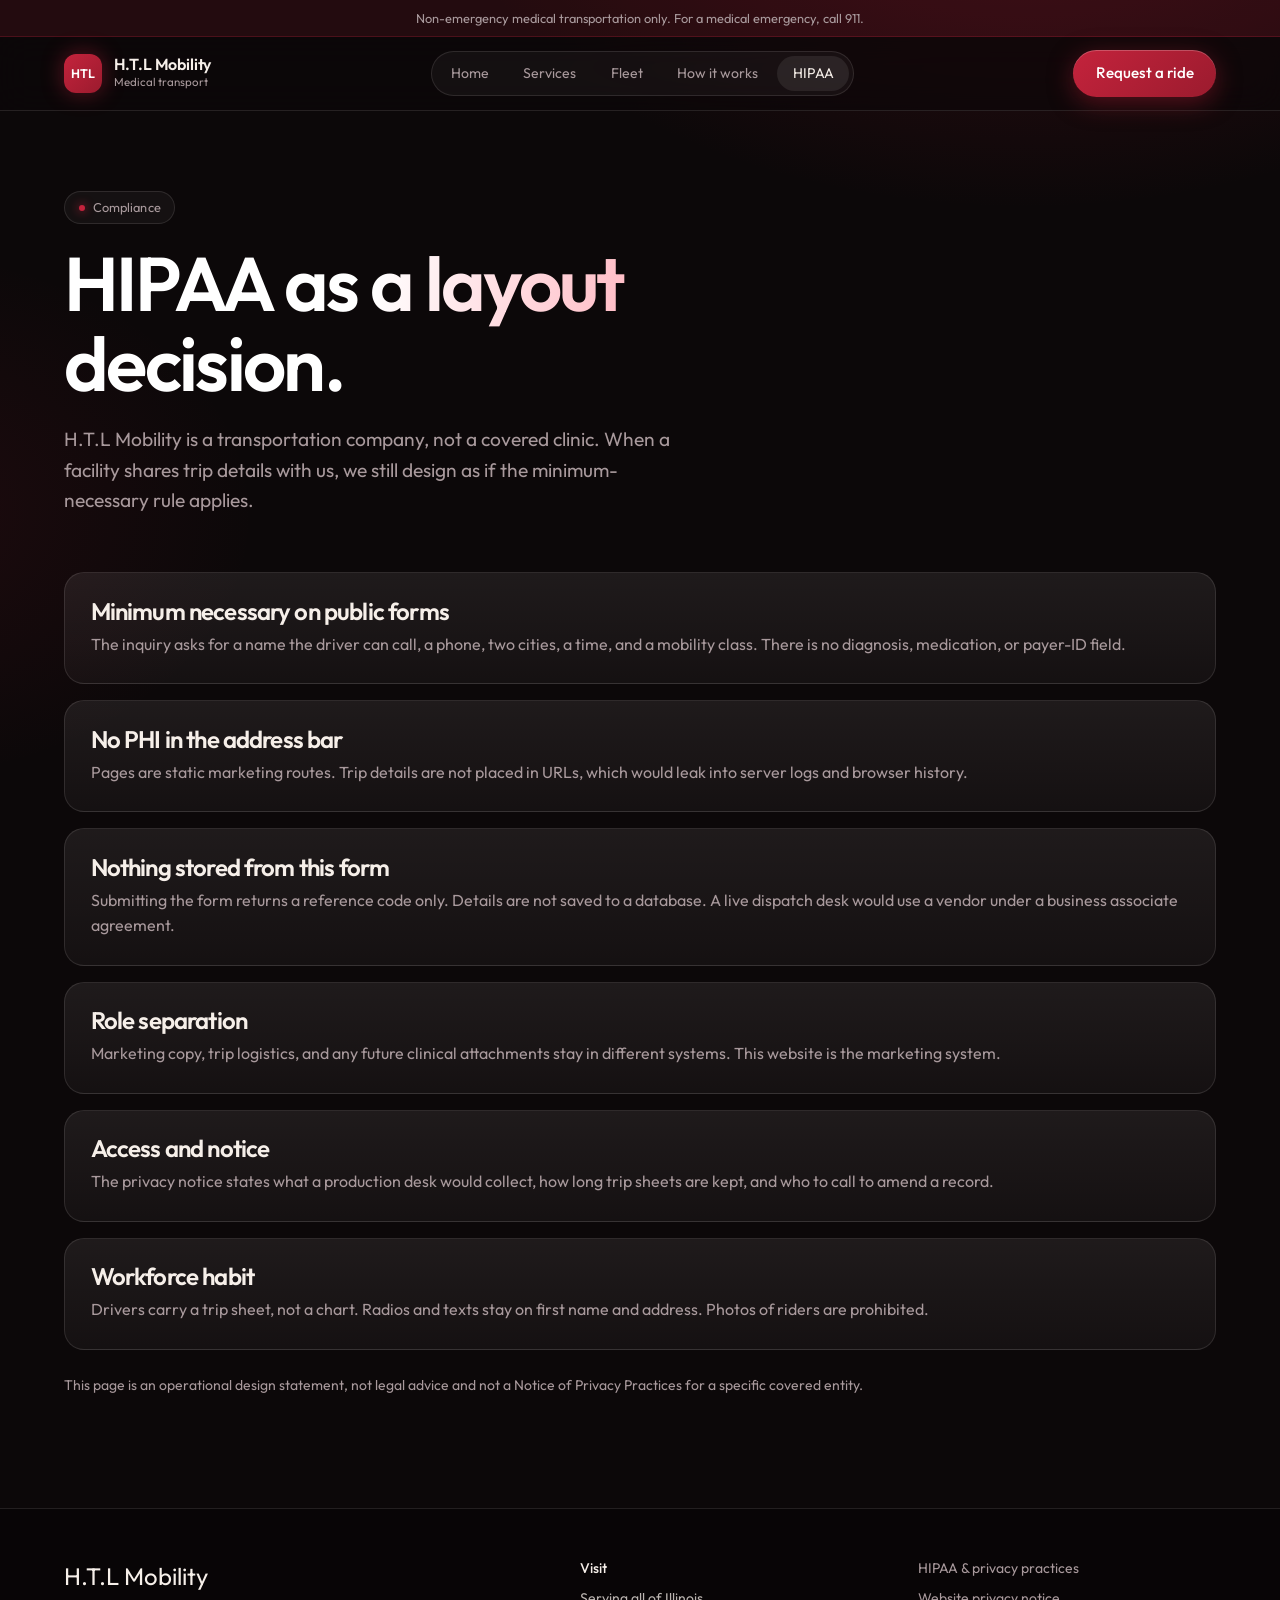
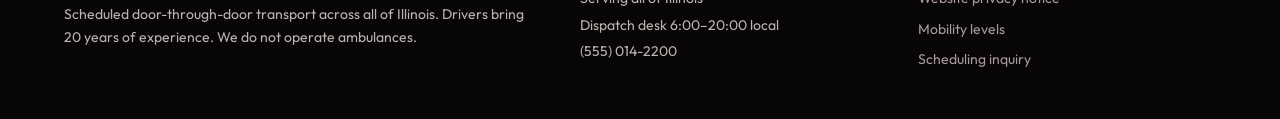
<file: compliance.html>
<!DOCTYPE html>
<html lang="en">
<head>
  <meta charset="UTF-8">
  <meta name="viewport" content="width=device-width, initial-scale=1.0">
  <title>HIPAA Design Patterns | H.T.L Mobility</title>
  <meta name="description" content="How H.T.L Mobility designs public pages and scheduling inquiries to avoid collecting protected health information.">
  <meta name="theme-color" content="#9B1B2E">
  <link rel="stylesheet" href="style.css">
  <link rel="preconnect" href="https://fonts.googleapis.com">
  <link rel="preconnect" href="https://fonts.gstatic.com" crossorigin>
  <link rel="stylesheet" href="https://fonts.googleapis.com/css2?family=Newsreader:opsz,wght@6..72,500;6..72,650&family=Outfit:wght@400;500;600&display=swap">
</head>
<body>
  <div class="notice-bar">
    Non-emergency medical transportation only. For a medical emergency, call 911.
  </div>

  <header class="site-header">
    <div class="header-inner">
      <a href="index.html" class="brand">
        <span class="brand-badge">HTL</span>
        <span>
          <span class="brand-title">H.T.L Mobility</span>
          <span class="brand-subtitle">Medical transport</span>
        </span>
      </a>
      <nav class="desktop-nav">
        <a href="index.html">Home</a>
        <a href="services.html">Services</a>
        <a href="fleet.html">Fleet</a>
        <a href="how-it-works.html">How it works</a>
        <a href="compliance.html" class="active">HIPAA</a>
      </nav>
      <a href="request.html" class="btn-primary">Request a ride</a>
    </div>
    <nav class="mobile-nav">
      <a href="index.html">Home</a>
      <a href="services.html">Services</a>
      <a href="fleet.html">Fleet</a>
      <a href="how-it-works.html">How it works</a>
      <a href="compliance.html" class="active">HIPAA</a>
    </nav>
  </header>

  <main>
    <header class="page-intro">
      <p class="eyebrow">Compliance</p>
      <h1>HIPAA as a layout decision.</h1>
      <p class="lede">H.T.L Mobility is a transportation company, not a covered clinic. When a facility shares trip details with us, we still design as if the minimum-necessary rule applies.</p>
    </header>

    <section class="container" style="display: grid; gap: 1rem;">
      <article class="card">
        <h2 style="font-size: 1.5rem; margin-bottom: 0.5rem;">Minimum necessary on public forms</h2>
        <p class="text-muted" style="margin-bottom: 0;">The inquiry asks for a name the driver can call, a phone, two cities, a time, and a mobility class. There is no diagnosis, medication, or payer-ID field.</p>
      </article>
      <article class="card">
        <h2 style="font-size: 1.5rem; margin-bottom: 0.5rem;">No PHI in the address bar</h2>
        <p class="text-muted" style="margin-bottom: 0;">Pages are static marketing routes. Trip details are not placed in URLs, which would leak into server logs and browser history.</p>
      </article>
      <article class="card">
        <h2 style="font-size: 1.5rem; margin-bottom: 0.5rem;">Nothing stored from this form</h2>
        <p class="text-muted" style="margin-bottom: 0;">Submitting the form returns a reference code only. Details are not saved to a database. A live dispatch desk would use a vendor under a business associate agreement.</p>
      </article>
      <article class="card">
        <h2 style="font-size: 1.5rem; margin-bottom: 0.5rem;">Role separation</h2>
        <p class="text-muted" style="margin-bottom: 0;">Marketing copy, trip logistics, and any future clinical attachments stay in different systems. This website is the marketing system.</p>
      </article>
      <article class="card">
        <h2 style="font-size: 1.5rem; margin-bottom: 0.5rem;">Access and notice</h2>
        <p class="text-muted" style="margin-bottom: 0;">The privacy notice states what a production desk would collect, how long trip sheets are kept, and who to call to amend a record.</p>
      </article>
      <article class="card">
        <h2 style="font-size: 1.5rem; margin-bottom: 0.5rem;">Workforce habit</h2>
        <p class="text-muted" style="margin-bottom: 0;">Drivers carry a trip sheet, not a chart. Radios and texts stay on first name and address. Photos of riders are prohibited.</p>
      </article>
      <p class="text-muted" style="font-size: 0.875rem; margin-top: 0.5rem;">
        This page is an operational design statement, not legal advice and not a Notice of Privacy Practices for a specific covered entity.
      </p>
    </section>
  </main>

  <footer class="site-footer">
    <div class="footer-inner">
      <div>
        <p style="font-family: var(--font-display); font-size: 1.5rem; margin-bottom: 0.5rem;">H.T.L Mobility</p>
        <p style="font-size: 0.875rem; opacity: 0.75; margin-bottom: 0;">
          Scheduled door-through-door transport across all of Illinois. Drivers bring 20 years of experience. We do not operate ambulances.
        </p>
      </div>
      <div style="font-size: 0.875rem;">
        <p style="font-weight: 500; margin-bottom: 0.5rem;">Visit</p>
        <p style="opacity: 0.75; margin-bottom: 0.25rem;">Serving all of Illinois</p>
        <p style="opacity: 0.75; margin-bottom: 0.25rem;">Dispatch desk 6:00–20:00 local</p>
        <p style="opacity: 0.75; margin-bottom: 0;">(555) 014-2200</p>
      </div>
      <div class="footer-links">
        <a href="compliance.html">HIPAA & privacy practices</a>
        <a href="privacy.html">Website privacy notice</a>
        <a href="services.html">Mobility levels</a>
        <a href="request.html">Scheduling inquiry</a>
      </div>
    </div>
  </footer>
</body>
</html>
</file>
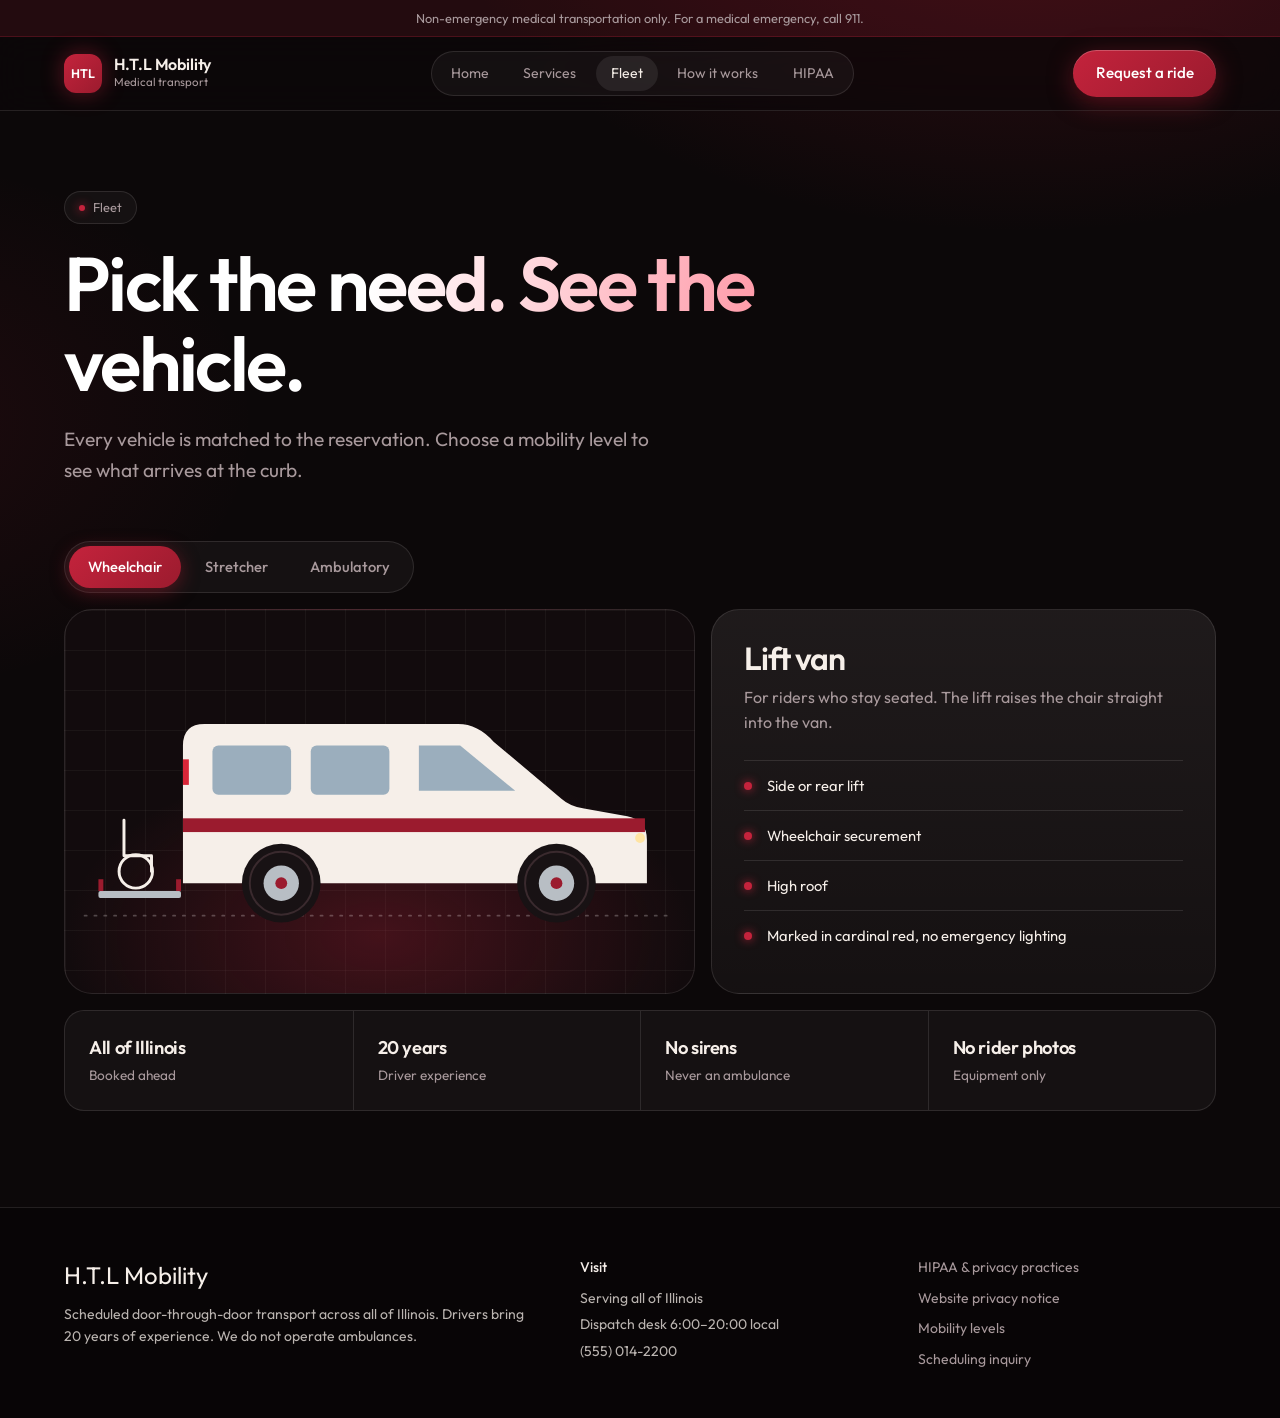
<file: fleet.html>
<!DOCTYPE html>
<html lang="en">
<head>
  <meta charset="UTF-8">
  <meta name="viewport" content="width=device-width, initial-scale=1.0">
  <title>Fleet | H.T.L Mobility</title>
  <meta name="description" content="Lift vans, stretcher units, and ambulatory vehicles serving all of Illinois. Pick a mobility need and see the vehicle that fits. No rider photography.">
  <meta name="theme-color" content="#0c0809">
  <link rel="stylesheet" href="stylefleet.css">
  <link rel="preconnect" href="https://fonts.googleapis.com">
  <link rel="preconnect" href="https://fonts.gstatic.com" crossorigin>
  <link rel="stylesheet" href="https://fonts.googleapis.com/css2?family=Newsreader:opsz,wght@6..72,500;6..72,650&family=Outfit:wght@400;500;600&display=swap">
</head>
<body>
  <div class="notice-bar">
    Non-emergency medical transportation only. For a medical emergency, call 911.
  </div>

  <header class="site-header">
    <div class="header-inner">
      <a href="index.html" class="brand">
        <span class="brand-badge">HTL</span>
        <span>
          <span class="brand-title">H.T.L Mobility</span>
          <span class="brand-subtitle">Medical transport</span>
        </span>
      </a>
      <nav class="desktop-nav">
        <a href="index.html">Home</a>
        <a href="services.html">Services</a>
        <a href="fleet.html" class="active">Fleet</a>
        <a href="how-it-works.html">How it works</a>
        <a href="compliance.html">HIPAA</a>
      </nav>
      <a href="request.html" class="btn-primary">Request a ride</a>
    </div>
    <nav class="mobile-nav">
      <a href="index.html">Home</a>
      <a href="services.html">Services</a>
      <a href="fleet.html" class="active">Fleet</a>
      <a href="how-it-works.html">How it works</a>
      <a href="compliance.html">HIPAA</a>
    </nav>
  </header>

  <main>
    <div class="page-intro">
      <p class="eyebrow">Fleet</p>
      <h1>Pick the need. See the vehicle.</h1>
      <p class="lede">Every vehicle is matched to the reservation. Choose a mobility level to see what arrives at the curb.</p>
    </div>

    <div class="container">
      <div class="tabs" role="tablist" aria-label="Mobility level">
        <button role="tab" aria-selected="true" data-v="chair">Wheelchair</button>
        <button role="tab" aria-selected="false" data-v="stretcher">Stretcher</button>
        <button role="tab" aria-selected="false" data-v="amb">Ambulatory</button>
      </div>

      <div class="stage" id="stage" data-v="chair">
        <div class="stage-art" aria-hidden="true">
          <svg viewBox="0 0 640 280" fill="none">
            <line class="ground" x1="20" y1="257" x2="620" y2="257"/>

            <!-- Lift van -->
            <g data-show="chair stretcher">
              <path class="v-body" d="M120 224V84Q120 62 142 62H400Q420 62 436 80L505 138Q514 146 528 148L572 156Q592 160 592 180V224Z"/>
              <rect class="v-glass" x="150" y="84" width="80" height="50" rx="6"/>
              <rect class="v-glass" x="250" y="84" width="80" height="50" rx="6"/>
              <path class="v-glass" d="M360 84H402L458 130H360Z"/>
              <rect class="v-red" x="120" y="158" width="470" height="14"/>
              <rect x="120" y="98" width="6" height="26" fill="#d92638"/>
              <circle cx="585" cy="178" r="5" fill="#ffe4a3"/>
              <g class="v-dark"><circle cx="220" cy="224" r="40"/><circle cx="500" cy="224" r="40" /></g>
              <g><circle class="v-dark" cx="220" cy="224" r="32" stroke="#3a2a2e" stroke-width="2"/><circle class="v-alloy" cx="220" cy="224" r="18"/><circle class="v-red" cx="220" cy="224" r="6"/>
              <circle class="v-dark" cx="500" cy="224" r="32" stroke="#3a2a2e" stroke-width="2"/><circle class="v-alloy" cx="500" cy="224" r="18"/><circle class="v-red" cx="500" cy="224" r="6"/></g>
            </g>

            <!-- Wheelchair on lift -->
            <g data-show="chair" transform="translate(0,232)">
              <g class="lift">
                <rect class="v-alloy" x="34" y="0" width="84" height="7" rx="2"/>
                <rect class="v-red" x="34" y="-12" width="5" height="12"/><rect class="v-red" x="113" y="-12" width="5" height="12"/>
                <g class="v-ink"><circle cx="72" cy="-20" r="17"/><path d="M60 -36H88M60 -36V-72M88 -36V-20"/></g>
              </g>
            </g>

            <!-- Stretcher rolling out -->
            <g data-show="stretcher" transform="translate(0,172)">
              <g class="cot">
                <rect x="132" y="-30" width="110" height="8" rx="3" fill="#6e1220"/>
                <rect x="132" y="-38" width="110" height="9" rx="4" fill="#f6efe9" stroke="#6e1220" stroke-width="2"/>
                <path d="M150 -22L176 -4M224 -22L198 -4" stroke="#b8bec4" stroke-width="4" stroke-linecap="round"/>
                <circle class="v-dark" cx="164" cy="-4" r="6"/><circle class="v-dark" cx="212" cy="-4" r="6"/>
              </g>
            </g>

            <!-- Ambulatory sedan -->
            <g data-show="amb">
              <path class="v-body" d="M150 224V186Q150 170 170 168L240 160L292 112Q302 102 318 102H450Q466 102 478 112L524 162L560 168Q586 172 586 192V224Z"/>
              <path class="v-glass" d="M300 122L276 158H368V122Z"/><path class="v-glass" d="M382 122V158H492L458 122Z"/>
              <rect class="v-red" x="150" y="178" width="436" height="10"/>
              <circle cx="580" cy="188" r="5" fill="#ffe4a3"/>
              <circle class="v-dark" cx="240" cy="224" r="38"/><circle class="v-dark" cx="500" cy="224" r="38"/>
              <circle class="v-dark" cx="240" cy="224" r="30" stroke="#3a2a2e" stroke-width="2"/><circle class="v-alloy" cx="240" cy="224" r="16"/><circle class="v-red" cx="240" cy="224" r="5"/>
              <circle class="v-dark" cx="500" cy="224" r="30" stroke="#3a2a2e" stroke-width="2"/><circle class="v-alloy" cx="500" cy="224" r="16"/><circle class="v-red" cx="500" cy="224" r="5"/>
              <path d="M96 257V196M88 196H104M88 257H104" stroke="#ff8798" stroke-width="2" stroke-linecap="round"/>
              <text x="112" y="232" fill="#ff8798" font-size="14" font-family="Outfit, sans-serif">Low step-in</text>
            </g>
          </svg>
        </div>

        <div class="stage-info">
          <div class="spec" data-for="chair">
            <h2>Lift van</h2>
            <p class="text-muted">For riders who stay seated. The lift raises the chair straight into the van.</p>
            <ul class="spec-list">
              <li>Side or rear lift</li>
              <li>Wheelchair securement</li>
              <li>High roof</li>
              <li>Marked in cardinal red, no emergency lighting</li>
            </ul>
          </div>
          <div class="spec" data-for="stretcher" hidden>
            <h2>Stretcher unit</h2>
            <p class="text-muted">For riders who cannot sit. Used only when the reservation says stretcher.</p>
            <ul class="spec-list">
              <li>Locking deck</li>
              <li>Attendant jump seat</li>
              <li>Climate control</li>
              <li>Oxygen only when the facility has already arranged it</li>
            </ul>
          </div>
          <div class="spec" data-for="amb" hidden>
            <h2>Ambulatory sedan</h2>
            <p class="text-muted">For riders who walk with a cane, walker, or a steady arm.</p>
            <ul class="spec-list">
              <li>Low step-in</li>
              <li>Trunk space for a folded walker</li>
              <li>Same privacy rules as the vans</li>
              <li>No clinical procedures en route</li>
            </ul>
          </div>
        </div>
      </div>

      <div class="stats">
        <div><strong>All of Illinois</strong><span>Booked ahead</span></div>
        <div><strong>20 years</strong><span>Driver experience</span></div>
        <div><strong>No sirens</strong><span>Never an ambulance</span></div>
        <div><strong>No rider photos</strong><span>Equipment only</span></div>
      </div>
    </div>
  </main>

  <footer class="site-footer">
    <div class="footer-inner">
      <div>
        <p style="font-family: var(--font-display); font-size: 1.5rem; margin-bottom: 0.5rem;">H.T.L Mobility</p>
        <p style="font-size: 0.875rem; opacity: 0.75; margin-bottom: 0;">
          Scheduled door-through-door transport across all of Illinois. Drivers bring 20 years of experience. We do not operate ambulances.
        </p>
      </div>
      <div style="font-size: 0.875rem;">
        <p style="font-weight: 500; margin-bottom: 0.5rem;">Visit</p>
        <p style="opacity: 0.75; margin-bottom: 0.25rem;">Serving all of Illinois</p>
        <p style="opacity: 0.75; margin-bottom: 0.25rem;">Dispatch desk 6:00–20:00 local</p>
        <p style="opacity: 0.75; margin-bottom: 0;">(555) 014-2200</p>
      </div>
      <div class="footer-links">
        <a href="compliance.html">HIPAA & privacy practices</a>
        <a href="privacy.html">Website privacy notice</a>
        <a href="services.html">Mobility levels</a>
        <a href="request.html">Scheduling inquiry</a>
      </div>
    </div>
  </footer>

  <script>
    (function () {
      var stage = document.getElementById("stage");
      var tabs = document.querySelectorAll(".tabs button");
      var specs = document.querySelectorAll(".spec");
      tabs.forEach(function (tab) {
        tab.addEventListener("click", function () {
          var v = tab.getAttribute("data-v");
          stage.setAttribute("data-v", v);
          tabs.forEach(function (t) { t.setAttribute("aria-selected", t === tab ? "true" : "false"); });
          specs.forEach(function (s) { s.hidden = s.getAttribute("data-for") !== v; });
        });
      });
    })();
  </script>
</body>
</html>
</file>
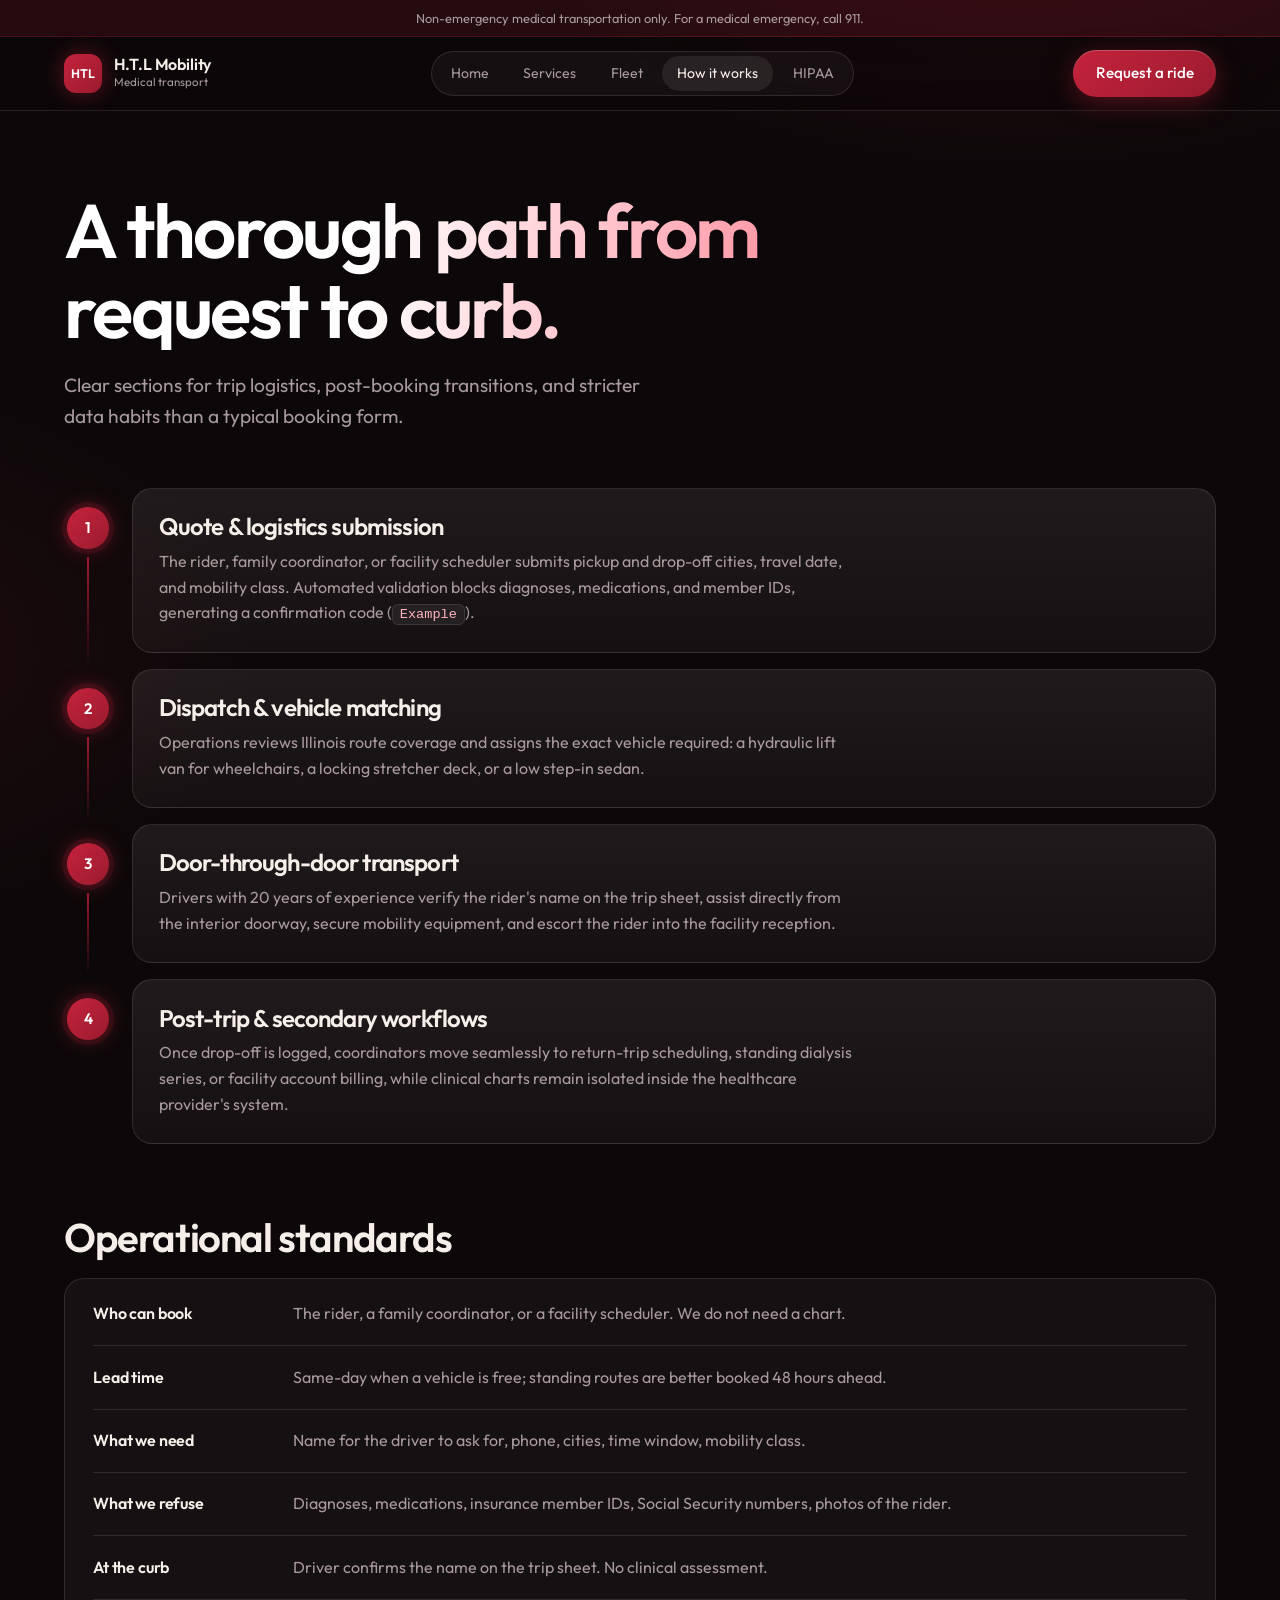
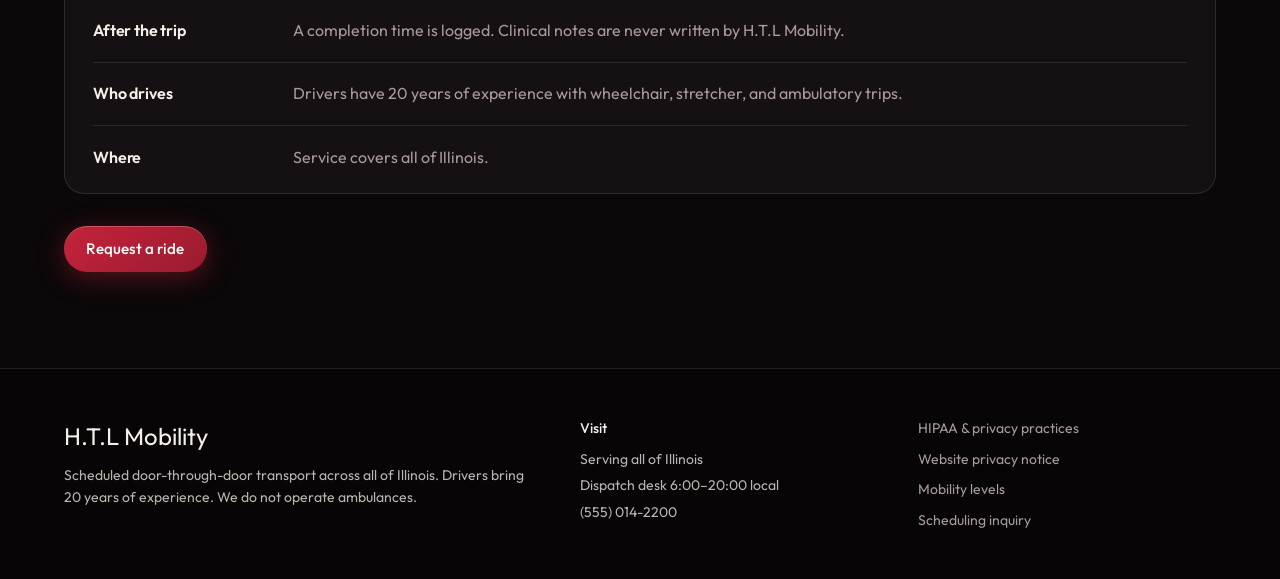
<file: how-it-works.html>
<!DOCTYPE html>
<html lang="en">
<head>
  <meta charset="UTF-8">
  <meta name="viewport" content="width=device-width, initial-scale=1.0">
  <title>How It Works | H.T.L Mobility</title>
  <meta name="description" content="Book non-emergency medical transport in three steps: logistics only, vehicle match, door-through-door ride across Illinois.">
  <meta name="theme-color" content="#0c0809">
  <link rel="stylesheet" href="stylehow.css">
  <link rel="preconnect" href="https://fonts.googleapis.com">
  <link rel="preconnect" href="https://fonts.gstatic.com" crossorigin>
  <link rel="stylesheet" href="https://fonts.googleapis.com/css2?family=Newsreader:opsz,wght@6..72,500;6..72,650&family=Outfit:wght@400;500;600&display=swap">
  </head>
<body>
  <div class="notice-bar">
    Non-emergency medical transportation only. For a medical emergency, call 911.
  </div>

  <header class="site-header">
    <div class="header-inner">
      <a href="index.html" class="brand">
        <span class="brand-badge">HTL</span>
        <span>
          <span class="brand-title">H.T.L Mobility</span>
          <span class="brand-subtitle">Medical transport</span>
        </span>
      </a>
      <nav class="desktop-nav">
        <a href="index.html">Home</a>
        <a href="services.html">Services</a>
        <a href="fleet.html">Fleet</a>
        <a href="how-it-works.html" class="active">How it works</a>
        <a href="compliance.html">HIPAA</a>
      </nav>
      <a href="request.html" class="btn-primary">Request a ride</a>
    </div>
    <nav class="mobile-nav">
      <a href="index.html">Home</a>
      <a href="services.html">Services</a>
      <a href="fleet.html">Fleet</a>
      <a href="how-it-works.html" class="active">How it works</a>
      <a href="compliance.html">HIPAA</a>
    </nav>
  </header>

  <main>
    <div class="page-intro">
     
      <h1>A thorough path from request to curb.</h1>
      <p class="lede">Clear sections for trip logistics, post-booking transitions, and stricter data habits than a typical booking form.</p>
    </div>

    <section class="container">
      <div class="steps">
        <div class="step">
          <div class="step-rail"><span class="step-num">1</span></div>
          <article class="card">
            <h2>Quote &amp; logistics submission</h2>
            <p>The rider, family coordinator, or facility scheduler submits pickup and drop-off cities, travel date, and mobility class. Automated validation blocks diagnoses, medications, and member IDs, generating a confirmation code (<code>Example</code>).</p>
          </article>
        </div>
        <div class="step">
          <div class="step-rail"><span class="step-num">2</span></div>
          <article class="card">
            <h2>Dispatch &amp; vehicle matching</h2>
            <p>Operations reviews Illinois route coverage and assigns the exact vehicle required: a hydraulic lift van for wheelchairs, a locking stretcher deck, or a low step-in sedan.</p>
          </article>
        </div>
        <div class="step">
          <div class="step-rail"><span class="step-num">3</span></div>
          <article class="card">
            <h2>Door-through-door transport</h2>
            <p>Drivers with 20 years of experience verify the rider's name on the trip sheet, assist directly from the interior doorway, secure mobility equipment, and escort the rider into the facility reception.</p>
          </article>
        </div>
        <div class="step">
          <div class="step-rail"><span class="step-num">4</span></div>
          <article class="card">
            <h2>Post-trip &amp; secondary workflows</h2>
            <p>Once drop-off is logged, coordinators move seamlessly to return-trip scheduling, standing dialysis series, or facility account billing, while clinical charts remain isolated inside the healthcare provider's system.</p>
          </article>
        </div>
      </div>

      <h2 class="section-title">Operational standards</h2>
      <dl class="spec-list">
        <div class="spec-row">
          <dt class="spec-term">Who can book</dt>
          <dd class="spec-desc">The rider, a family coordinator, or a facility scheduler. We do not need a chart.</dd>
        </div>
        <div class="spec-row">
          <dt class="spec-term">Lead time</dt>
          <dd class="spec-desc">Same-day when a vehicle is free; standing routes are better booked 48 hours ahead.</dd>
        </div>
        <div class="spec-row">
          <dt class="spec-term">What we need</dt>
          <dd class="spec-desc">Name for the driver to ask for, phone, cities, time window, mobility class.</dd>
        </div>
        <div class="spec-row">
          <dt class="spec-term">What we refuse</dt>
          <dd class="spec-desc">Diagnoses, medications, insurance member IDs, Social Security numbers, photos of the rider.</dd>
        </div>
        <div class="spec-row">
          <dt class="spec-term">At the curb</dt>
          <dd class="spec-desc">Driver confirms the name on the trip sheet. No clinical assessment.</dd>
        </div>
        <div class="spec-row">
          <dt class="spec-term">After the trip</dt>
          <dd class="spec-desc">A completion time is logged. Clinical notes are never written by H.T.L Mobility.</dd>
        </div>
        <div class="spec-row">
          <dt class="spec-term">Who drives</dt>
          <dd class="spec-desc">Drivers have 20 years of experience with wheelchair, stretcher, and ambulatory trips.</dd>
        </div>
        <div class="spec-row">
          <dt class="spec-term">Where</dt>
          <dd class="spec-desc">Service covers all of Illinois.</dd>
        </div>
      </dl>

      <div class="actions">
        <a href="request.html" class="btn-primary">Request a ride</a>
      </div>
    </section>
  </main>

  <footer class="site-footer">
    <div class="footer-inner">
      <div>
        <p style="font-family: var(--font-display); font-size: 1.5rem; margin-bottom: 0.5rem;">H.T.L Mobility</p>
        <p style="font-size: 0.875rem; opacity: 0.75; margin-bottom: 0;">
          Scheduled door-through-door transport across all of Illinois. Drivers bring 20 years of experience. We do not operate ambulances.
        </p>
      </div>
      <div style="font-size: 0.875rem;">
        <p style="font-weight: 500; margin-bottom: 0.5rem;">Visit</p>
        <p style="opacity: 0.75; margin-bottom: 0.25rem;">Serving all of Illinois</p>
        <p style="opacity: 0.75; margin-bottom: 0.25rem;">Dispatch desk 6:00–20:00 local</p>
        <p style="opacity: 0.75; margin-bottom: 0;">(555) 014-2200</p>
      </div>
      <div class="footer-links">
        <a href="compliance.html">HIPAA & privacy practices</a>
        <a href="privacy.html">Website privacy notice</a>
        <a href="services.html">Mobility levels</a>
        <a href="request.html">Scheduling inquiry</a>
      </div>
    </div>
  </footer>
</body>
</html>
</file>
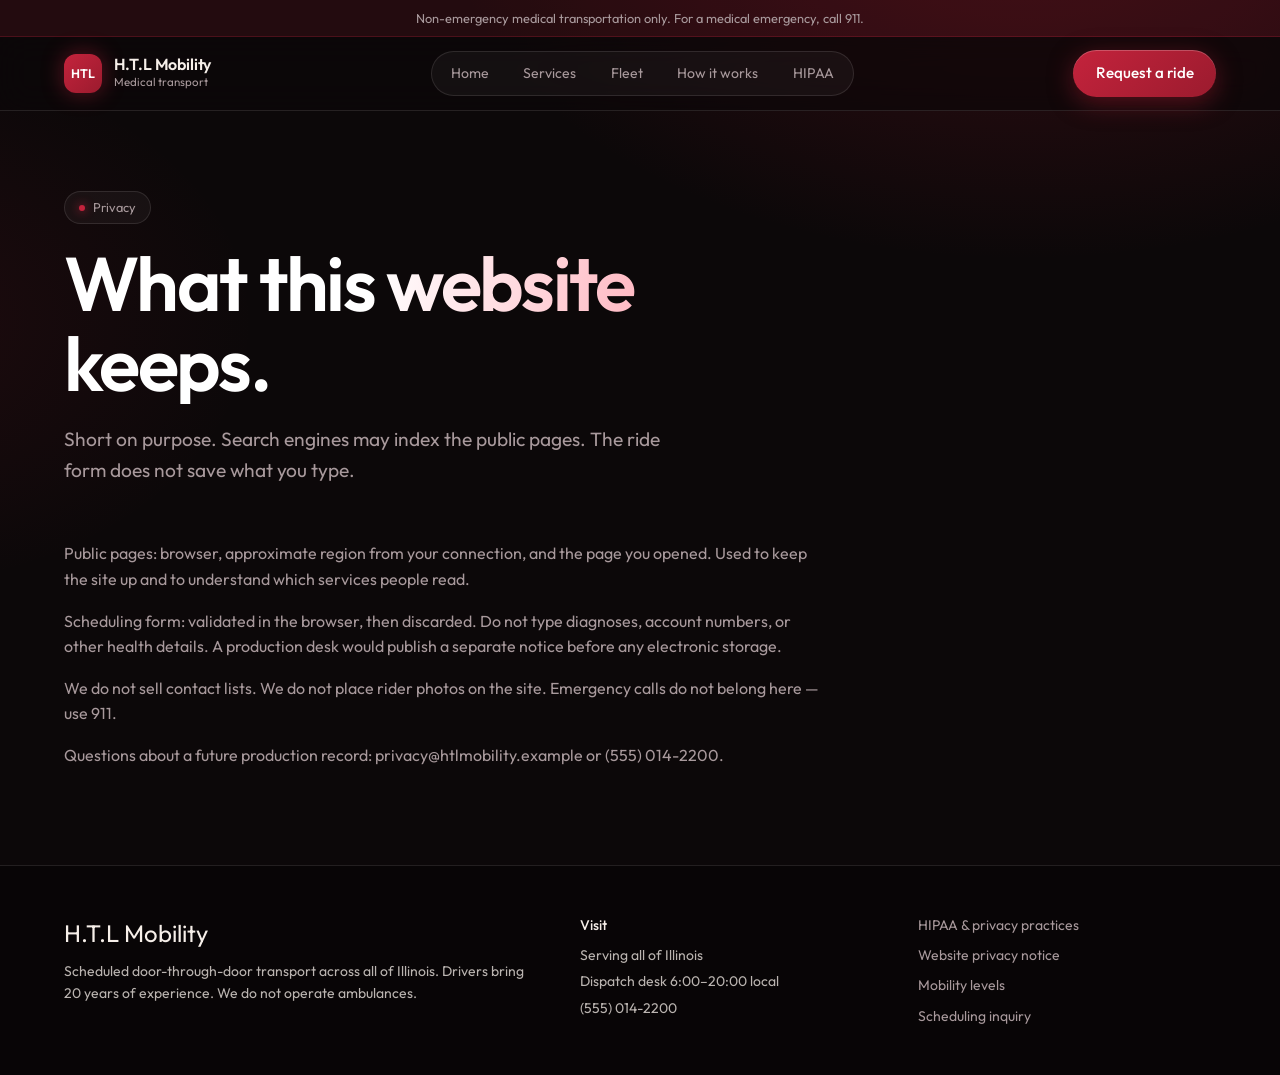
<file: privacy.html>
<!DOCTYPE html>
<html lang="en">
<head>
  <meta charset="UTF-8">
  <meta name="viewport" content="width=device-width, initial-scale=1.0">
  <title>Website Privacy Notice | H.T.L Mobility</title>
  <meta name="description" content="What the H.T.L Mobility public website collects. Scheduling inquiries are not stored.">
  <meta name="theme-color" content="#9B1B2E">
  <link rel="stylesheet" href="style.css">
  <link rel="preconnect" href="https://fonts.googleapis.com">
  <link rel="preconnect" href="https://fonts.gstatic.com" crossorigin>
  <link rel="stylesheet" href="https://fonts.googleapis.com/css2?family=Newsreader:opsz,wght@6..72,500;6..72,650&family=Outfit:wght@400;500;600&display=swap">
</head>
<body>
  <div class="notice-bar">
    Non-emergency medical transportation only. For a medical emergency, call 911.
  </div>

  <header class="site-header">
    <div class="header-inner">
      <a href="index.html" class="brand">
        <span class="brand-badge">HTL</span>
        <span>
          <span class="brand-title">H.T.L Mobility</span>
          <span class="brand-subtitle">Medical transport</span>
        </span>
      </a>
      <nav class="desktop-nav">
        <a href="index.html">Home</a>
        <a href="services.html">Services</a>
        <a href="fleet.html">Fleet</a>
        <a href="how-it-works.html">How it works</a>
        <a href="compliance.html">HIPAA</a>
      </nav>
      <a href="request.html" class="btn-primary">Request a ride</a>
    </div>
    <nav class="mobile-nav">
      <a href="index.html">Home</a>
      <a href="services.html">Services</a>
      <a href="fleet.html">Fleet</a>
      <a href="how-it-works.html">How it works</a>
      <a href="compliance.html">HIPAA</a>
    </nav>
  </header>

  <main>
    <header class="page-intro">
      <p class="eyebrow">Privacy</p>
      <h1>What this website keeps.</h1>
      <p class="lede">Short on purpose. Search engines may index the public pages. The ride form does not save what you type.</p>
    </header>

    <article class="container">
      <div style="max-width: 48rem; color: var(--color-muted); display: grid; gap: 1rem;">
        <p style="margin-bottom: 0;">
          Public pages: browser, approximate region from your connection, and the page you opened. Used to keep the site up and to understand which services people read.
        </p>
        <p style="margin-bottom: 0;">
          Scheduling form: validated in the browser, then discarded. Do not type diagnoses, account numbers, or other health details. A production desk would publish a separate notice before any electronic storage.
        </p>
        <p style="margin-bottom: 0;">
          We do not sell contact lists. We do not place rider photos on the site. Emergency calls do not belong here — use 911.
        </p>
        <p style="margin-bottom: 0;">
          Questions about a future production record: privacy@htlmobility.example or (555) 014-2200.
        </p>
      </div>
    </article>
  </main>

  <footer class="site-footer">
    <div class="footer-inner">
      <div>
        <p style="font-family: var(--font-display); font-size: 1.5rem; margin-bottom: 0.5rem;">H.T.L Mobility</p>
        <p style="font-size: 0.875rem; opacity: 0.75; margin-bottom: 0;">
          Scheduled door-through-door transport across all of Illinois. Drivers bring 20 years of experience. We do not operate ambulances.
        </p>
      </div>
      <div style="font-size: 0.875rem;">
        <p style="font-weight: 500; margin-bottom: 0.5rem;">Visit</p>
        <p style="opacity: 0.75; margin-bottom: 0.25rem;">Serving all of Illinois</p>
        <p style="opacity: 0.75; margin-bottom: 0.25rem;">Dispatch desk 6:00–20:00 local</p>
        <p style="opacity: 0.75; margin-bottom: 0;">(555) 014-2200</p>
      </div>
      <div class="footer-links">
        <a href="compliance.html">HIPAA & privacy practices</a>
        <a href="privacy.html">Website privacy notice</a>
        <a href="services.html">Mobility levels</a>
        <a href="request.html">Scheduling inquiry</a>
      </div>
    </div>
  </footer>
</body>
</html>
</file>
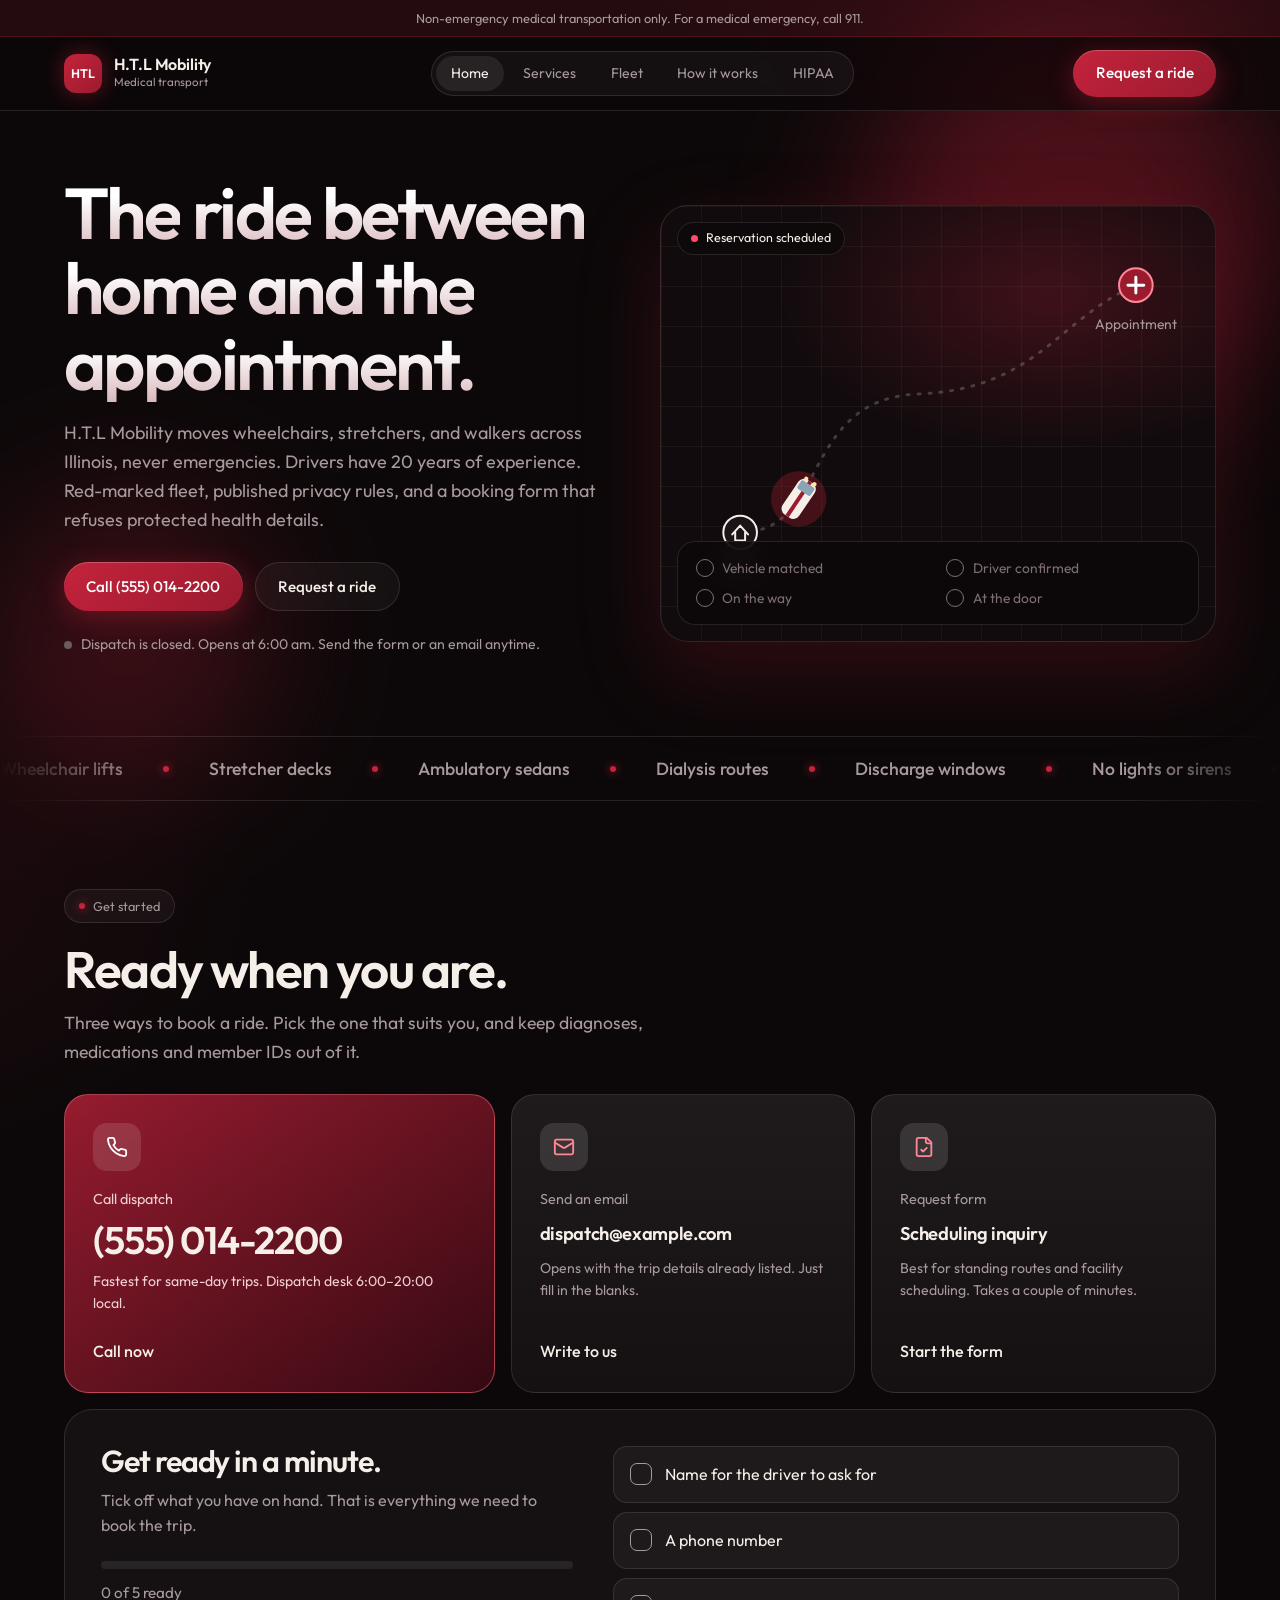
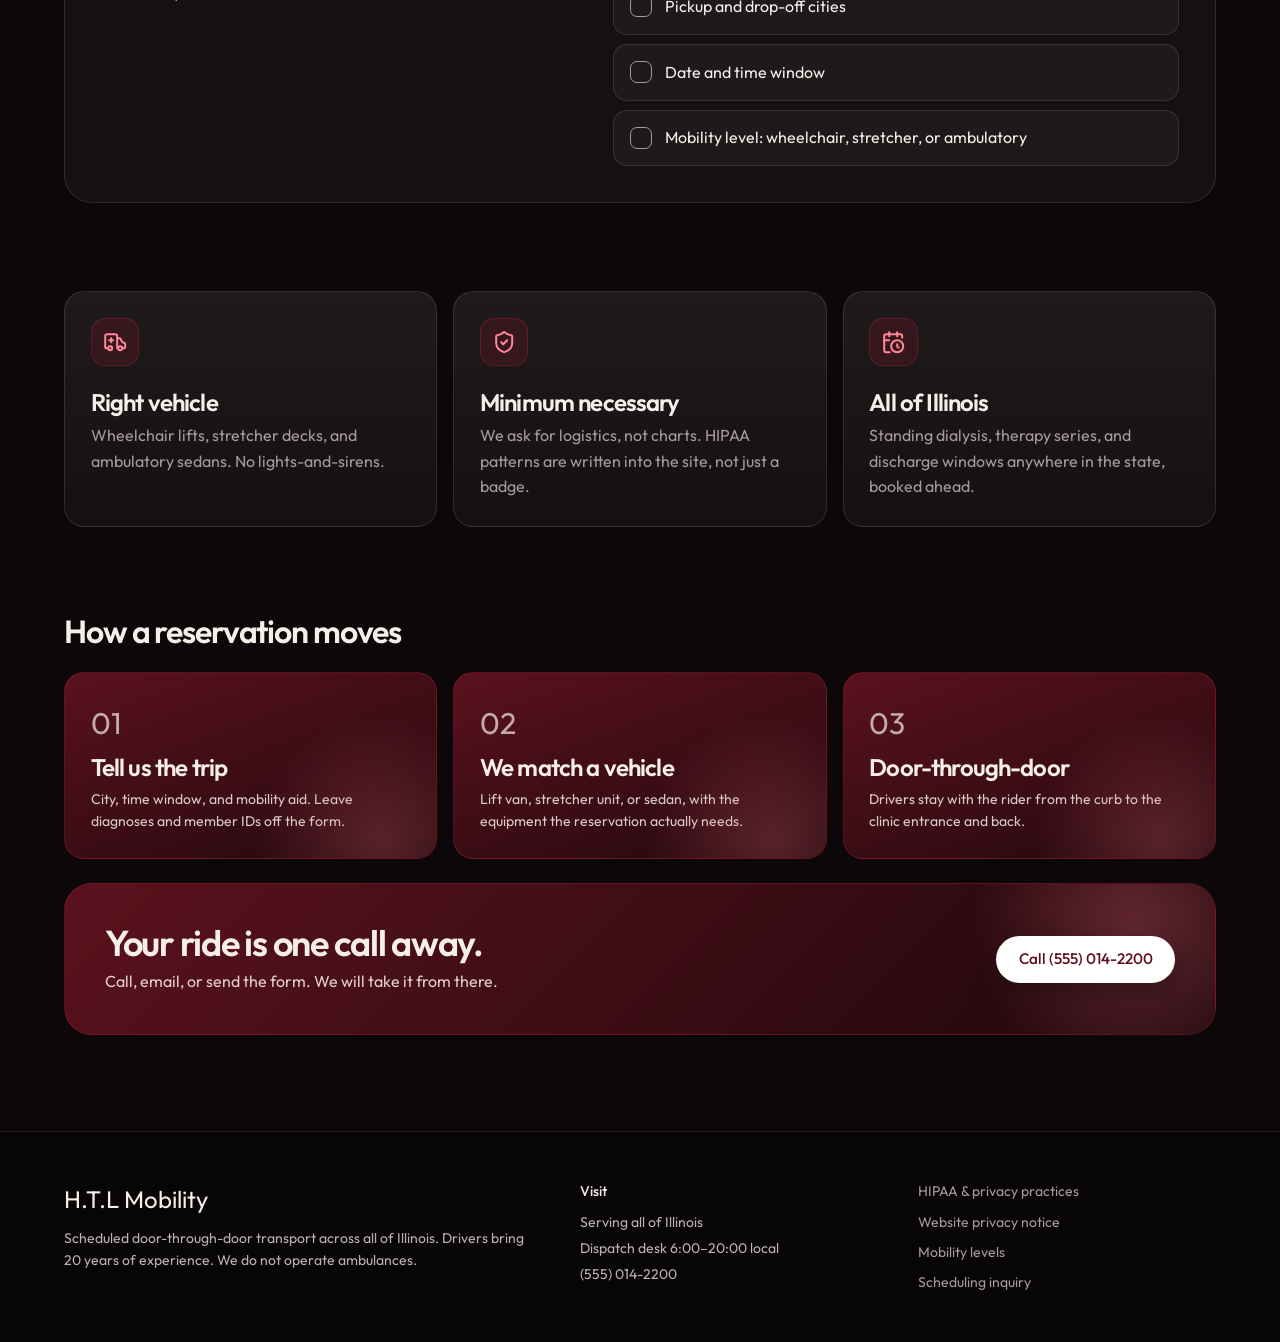
<file: request.html>
<!DOCTYPE html>
<html lang="en">
<head>
  <meta charset="UTF-8">
  <meta name="viewport" content="width=device-width, initial-scale=1.0">
  <title>Non-Emergency Medical Transport | H.T.L Mobility</title>
  <meta name="description" content="H.T.L Mobility schedules wheelchair, stretcher, and ambulatory rides across Illinois for clinics, dialysis, and hospital discharge. Not an emergency ambulance.">
  <meta name="theme-color" content="#0c0809">
  <link rel="stylesheet" href="stylerequest.css">
  <link rel="preconnect" href="https://fonts.googleapis.com">
  <link rel="preconnect" href="https://fonts.gstatic.com" crossorigin>
  <link rel="stylesheet" href="https://fonts.googleapis.com/css2?family=Newsreader:opsz,wght@6..72,500;6..72,650&family=Outfit:wght@400;500;600&display=swap">
  <script>document.documentElement.classList.add("js");</script>
</head>
<body>
  <div class="notice-bar">
    Non-emergency medical transportation only. For a medical emergency, call 911.
  </div>

  <header class="site-header">
    <div class="header-inner">
      <a href="index.html" class="brand">
        <span class="brand-badge">HTL</span>
        <span>
          <span class="brand-title">H.T.L Mobility</span>
          <span class="brand-subtitle">Medical transport</span>
        </span>
      </a>
      <nav class="desktop-nav">
        <a href="index.html" class="active">Home</a>
        <a href="services.html">Services</a>
        <a href="fleet.html">Fleet</a>
        <a href="how-it-works.html">How it works</a>
        <a href="compliance.html">HIPAA</a>
      </nav>
      <a href="request.html" class="btn-primary">Request a ride</a>
    </div>
    <nav class="mobile-nav">
      <a href="index.html" class="active">Home</a>
      <a href="services.html">Services</a>
      <a href="fleet.html">Fleet</a>
      <a href="how-it-works.html">How it works</a>
      <a href="compliance.html">HIPAA</a>
    </nav>
  </header>

  <main>
    <section class="container hero">
      <span class="blob a"></span><span class="blob b"></span>
      <div class="grid-2" style="align-items: center; gap: 2.5rem;">
        <div>
          
          <h1><span class="w" style="--i:0">The</span> <span class="w" style="--i:1">ride</span> <span class="w" style="--i:2">between</span> <span class="w" style="--i:3">home</span> <span class="w" style="--i:4">and</span> <span class="w" style="--i:5">the</span> <span class="w" style="--i:6">appointment.</span></h1>
          <p class="sub">H.T.L Mobility moves wheelchairs, stretchers, and walkers across Illinois, never emergencies. Drivers have 20 years of experience. Red-marked fleet, published privacy rules, and a booking form that refuses protected health details.</p>
          <div class="hero-actions">
            <a href="tel:+15550142200" class="btn-primary pulse">Call (555) 014-2200</a>
            <a href="request.html" class="btn-outline">Request a ride</a>
          </div>
          <p class="status" id="status"><i></i><span>Dispatch desk 6:00–20:00 local</span></p>
        </div>

        <div class="journey" aria-label="Animated route from home to an appointment">
          <span class="journey-tag"><i></i>Reservation scheduled</span>
          <svg viewBox="0 0 560 440" fill="none" aria-hidden="true">
            <path id="rp" class="route-base" d="M80 330C170 330 140 195 260 190S400 115 480 80"/>
            <path class="route-live" pathLength="100" d="M80 330C170 330 140 195 260 190S400 115 480 80"/>
            <g transform="translate(80 330)">
              <circle r="17" fill="#1c1416" stroke="#f6efe9" stroke-width="2"/>
              <path d="M-8 2 0-7 8 2M-5 0v8h10V0" stroke="#f6efe9" stroke-width="2" stroke-linecap="round" stroke-linejoin="round"/>
            </g>
            <text x="80" y="370" text-anchor="middle" fill="#a8999c" font-size="14" font-family="Outfit, sans-serif">Home</text>
            <g transform="translate(480 80)">
              <circle class="ping" r="14"/><circle class="ping two" r="14"/>
              <circle r="17" fill="#9b1b2e" stroke="#ff8798" stroke-width="2"/>
              <path d="M0-8V8M-8 0H8" stroke="#fff" stroke-width="3" stroke-linecap="round"/>
            </g>
            <text x="480" y="124" text-anchor="middle" fill="#a8999c" font-size="14" font-family="Outfit, sans-serif">Appointment</text>
            <g>
              <animateMotion dur="10s" repeatCount="indefinite" rotate="auto"><mpath href="#rp"/></animateMotion>
              <circle r="28" fill="rgba(196,35,60,0.28)"/>
              <rect x="-21" y="-10" width="42" height="20" rx="7" fill="#f6efe9"/>
              <rect x="-21" y="-2" width="42" height="4" fill="#9b1b2e"/>
              <rect x="8" y="-8" width="10" height="16" rx="2" fill="#8ba4b5"/>
              <circle cx="21" cy="-5" r="2.2" fill="#ffe4a3"/><circle cx="21" cy="5" r="2.2" fill="#ffe4a3"/>
            </g>
          </svg>
          <div class="journey-card" id="journey">
            <span class="jc"><b></b>Vehicle matched</span>
            <span class="jc"><b></b>Driver confirmed</span>
            <span class="jc"><b></b>On the way</span>
            <span class="jc"><b></b>At the door</span>
          </div>
        </div>
      </div>
    </section>

    <div class="marquee" aria-hidden="true">
      <div class="track">
        <span>Wheelchair lifts</span><span>Stretcher decks</span><span>Ambulatory sedans</span><span>Dialysis routes</span><span>Discharge windows</span><span>No lights or sirens</span><span>All of Illinois</span><span>Logistics, not charts</span>
        <span>Wheelchair lifts</span><span>Stretcher decks</span><span>Ambulatory sedans</span><span>Dialysis routes</span><span>Discharge windows</span><span>No lights or sirens</span><span>All of Illinois</span><span>Logistics, not charts</span>
      </div>
    </div>

    <section class="container sec" id="get-started">
      <div class="go-head reveal">
        <p class="eyebrow">Get started</p>
        <h2>Ready when you are.</h2>
        <p class="text-muted" style="font-size: 1.1rem; margin: 0;">Three ways to book a ride. Pick the one that suits you, and keep diagnoses, medications and member IDs out of it.</p>
      </div>

      <div class="go-grid">
        <a class="action hot reveal" href="tel:+15550142200">
          <span class="ico"><svg width="22" height="22" viewBox="0 0 24 24" fill="none" stroke="#fff" stroke-width="2" stroke-linecap="round" stroke-linejoin="round"><path d="M22 16.92v3a2 2 0 0 1-2.18 2 19.79 19.79 0 0 1-8.63-3.07 19.5 19.5 0 0 1-6-6 19.79 19.79 0 0 1-3.07-8.67A2 2 0 0 1 4.11 2h3a2 2 0 0 1 2 1.72c.13.96.36 1.9.7 2.81a2 2 0 0 1-.45 2.11L8.09 9.91a16 16 0 0 0 6 6l1.27-1.27a2 2 0 0 1 2.11-.45c.91.34 1.85.57 2.81.7A2 2 0 0 1 22 16.92z"/></svg></span>
          <span class="label">Call dispatch</span>
          <span class="big">(555) 014-2200</span>
          <p class="note">Fastest for same-day trips. Dispatch desk 6:00–20:00 local.</p>
          <span class="go">Call now</span>
        </a>
        <a class="action reveal" style="--d: 0.08s" href="mailto:dispatch@example.com?subject=Ride%20request&amp;body=Name%20for%20the%20driver%20to%20ask%20for%3A%0APhone%3A%0APickup%20city%3A%0ADrop-off%20city%3A%0ADate%20and%20time%20window%3A%0AMobility%20level%20(wheelchair%2C%20stretcher%2C%20ambulatory)%3A%0A%0APlease%20do%20not%20include%20diagnoses%2C%20medications%20or%20member%20IDs.">
          <span class="ico"><svg width="22" height="22" viewBox="0 0 24 24" fill="none" stroke="#ff8798" stroke-width="2" stroke-linecap="round" stroke-linejoin="round"><rect width="20" height="16" x="2" y="4" rx="2"/><path d="m22 7-8.97 5.7a1.94 1.94 0 0 1-2.06 0L2 7"/></svg></span>
          <span class="label">Send an email</span>
          <span class="small">dispatch@example.com</span>
          <p class="note">Opens with the trip details already listed. Just fill in the blanks.</p>
          <span class="go">Write to us</span>
        </a>
        <a class="action reveal" style="--d: 0.16s" href="request.html">
          <span class="ico"><svg width="22" height="22" viewBox="0 0 24 24" fill="none" stroke="#ff8798" stroke-width="2" stroke-linecap="round" stroke-linejoin="round"><path d="M15 2H6a2 2 0 0 0-2 2v16a2 2 0 0 0 2 2h12a2 2 0 0 0 2-2V7Z"/><path d="M14 2v4a2 2 0 0 0 2 2h4"/><path d="m9 15 2 2 4-4"/></svg></span>
          <span class="label">Request form</span>
          <span class="small">Scheduling inquiry</span>
          <p class="note">Best for standing routes and facility scheduling. Takes a couple of minutes.</p>
          <span class="go">Start the form</span>
        </a>
      </div>

      <div class="ready reveal" id="ready">
        <div>
          <h3>Get ready in a minute.</h3>
          <p class="text-muted" style="margin: 0;">Tick off what you have on hand. That is everything we need to book the trip.</p>
          <div class="meter"><i id="meter"></i></div>
          <p class="msg" id="msg">0 of 5 ready</p>
        </div>
        <div class="checks" id="checks">
          <button type="button" aria-pressed="false"><span class="tick">&#10003;</span>Name for the driver to ask for</button>
          <button type="button" aria-pressed="false"><span class="tick">&#10003;</span>A phone number</button>
          <button type="button" aria-pressed="false"><span class="tick">&#10003;</span>Pickup and drop-off cities</button>
          <button type="button" aria-pressed="false"><span class="tick">&#10003;</span>Date and time window</button>
          <button type="button" aria-pressed="false"><span class="tick">&#10003;</span>Mobility level: wheelchair, stretcher, or ambulatory</button>
        </div>
      </div>
    </section>

    <section class="container sec">
      <div class="grid-3">
        <article class="card reveal">
          <svg width="24" height="24" viewBox="0 0 24 24" fill="none" stroke="#9b1b2e" stroke-width="2" stroke-linecap="round" stroke-linejoin="round"><path d="M10 10H6"/><path d="M14 18V6a2 2 0 0 0-2-2H4a2 2 0 0 0-2 2v11a1 1 0 0 0 1 1h2"/><path d="M19 18h2a1 1 0 0 0 1-1v-3.28a1 1 0 0 0-.684-.948l-1.923-.641a1 1 0 0 1-.578-.502l-1.539-3.076A1 1 0 0 0 16.382 8H14"/><path d="M8 8v4"/><circle cx="17" cy="18" r="2"/><circle cx="7" cy="18" r="2"/></svg>
          <h2 style="font-size: 1.5rem; margin-top: 1rem; margin-bottom: 0.5rem;">Right vehicle</h2>
          <p class="text-muted" style="margin-bottom: 0;">Wheelchair lifts, stretcher decks, and ambulatory sedans. No lights-and-sirens.</p>
        </article>
        <article class="card reveal" style="--d: 0.08s">
          <svg width="24" height="24" viewBox="0 0 24 24" fill="none" stroke="#9b1b2e" stroke-width="2" stroke-linecap="round" stroke-linejoin="round"><path d="M20 13c0 5-3.5 7.5-7.66 8.95a1 1 0 0 1-.67-.01C7.5 20.5 4 18 4 13V6a1 1 0 0 1 1-1c2 0 4.5-1.2 6.24-2.72a1.17 1.17 0 0 1 1.52 0C14.51 3.81 17 5 19 5a1 1 0 0 1 1 1z"/><path d="m9 12 2 2 4-4"/></svg>
          <h2 style="font-size: 1.5rem; margin-top: 1rem; margin-bottom: 0.5rem;">Minimum necessary</h2>
          <p class="text-muted" style="margin-bottom: 0;">We ask for logistics, not charts. HIPAA patterns are written into the site, not just a badge.</p>
        </article>
        <article class="card reveal" style="--d: 0.16s">
          <svg width="24" height="24" viewBox="0 0 24 24" fill="none" stroke="#9b1b2e" stroke-width="2" stroke-linecap="round" stroke-linejoin="round"><path d="M21 7.5V6a2 2 0 0 0-2-2H5a2 2 0 0 0-2 2v14a2 2 0 0 0 2 2h3.5"/><path d="M16 2v4"/><path d="M8 2v4"/><path d="M3 10h5"/><path d="M17.5 17.5 16 16.3V14"/><circle cx="16" cy="16" r="6"/></svg>
          <h2 style="font-size: 1.5rem; margin-top: 1rem; margin-bottom: 0.5rem;">All of Illinois</h2>
          <p class="text-muted" style="margin-bottom: 0;">Standing dialysis, therapy series, and discharge windows anywhere in the state, booked ahead.</p>
        </article>
      </div>
    </section>

    <section class="container sec">
      <h2 class="reveal" style="font-size: 2rem; margin-bottom: 1.5rem;">How a reservation moves</h2>
      <div class="grid-3">
        <div class="card-deep reveal">
          <p style="font-family: var(--font-display); font-size: 1.875rem; opacity: 0.7; margin-bottom: 0.5rem;">01</p>
          <h3 style="font-size: 1.5rem; margin-bottom: 0.5rem;">Tell us the trip</h3>
          <p style="font-size: 0.875rem; opacity: 0.85; margin-bottom: 0;">City, time window, and mobility aid. Leave diagnoses and member IDs off the form.</p>
        </div>
        <div class="card-deep reveal" style="--d: 0.08s">
          <p style="font-family: var(--font-display); font-size: 1.875rem; opacity: 0.7; margin-bottom: 0.5rem;">02</p>
          <h3 style="font-size: 1.5rem; margin-bottom: 0.5rem;">We match a vehicle</h3>
          <p style="font-size: 0.875rem; opacity: 0.85; margin-bottom: 0;">Lift van, stretcher unit, or sedan, with the equipment the reservation actually needs.</p>
        </div>
        <div class="card-deep reveal" style="--d: 0.16s">
          <p style="font-family: var(--font-display); font-size: 1.875rem; opacity: 0.7; margin-bottom: 0.5rem;">03</p>
          <h3 style="font-size: 1.5rem; margin-bottom: 0.5rem;">Door-through-door</h3>
          <p style="font-size: 0.875rem; opacity: 0.85; margin-bottom: 0;">Drivers stay with the rider from the curb to the clinic entrance and back.</p>
        </div>
      </div>

      <div class="cta-band reveal">
        <div>
          <h2>Your ride is one call away.</h2>
          <p>Call, email, or send the form. We will take it from there.</p>
        </div>
        <a href="tel:+15550142200" class="btn-primary">Call (555) 014-2200</a>
      </div>
    </section>
  </main>

  <div class="mobile-cta">
    <a href="tel:+15550142200" class="btn-primary">Call now</a>
    <a href="request.html" class="btn-outline">Request form</a>
  </div>

  <footer class="site-footer">
    <div class="footer-inner">
      <div>
        <p style="font-family: var(--font-display); font-size: 1.5rem; margin-bottom: 0.5rem;">H.T.L Mobility</p>
        <p style="font-size: 0.875rem; opacity: 0.75; margin-bottom: 0;">
          Scheduled door-through-door transport across all of Illinois. Drivers bring 20 years of experience. We do not operate ambulances.
        </p>
      </div>
      <div style="font-size: 0.875rem;">
        <p style="font-weight: 500; margin-bottom: 0.5rem;">Visit</p>
        <p style="opacity: 0.75; margin-bottom: 0.25rem;">Serving all of Illinois</p>
        <p style="opacity: 0.75; margin-bottom: 0.25rem;">Dispatch desk 6:00–20:00 local</p>
        <p style="opacity: 0.75; margin-bottom: 0;">(555) 014-2200</p>
      </div>
      <div class="footer-links">
        <a href="compliance.html">HIPAA & privacy practices</a>
        <a href="privacy.html">Website privacy notice</a>
        <a href="services.html">Mobility levels</a>
        <a href="request.html">Scheduling inquiry</a>
      </div>
    </div>
  </footer>

  <script>
    (function () {
      // Reveal on scroll
      var items = document.querySelectorAll(".reveal");
      if ("IntersectionObserver" in window) {
        var io = new IntersectionObserver(function (es) {
          es.forEach(function (e) { if (e.isIntersecting) { e.target.classList.add("in"); io.unobserve(e.target); } });
        }, { threshold: 0.15 });
        items.forEach(function (el) { io.observe(el); });
      } else { items.forEach(function (el) { el.classList.add("in"); }); }

      // Cursor spotlight on cards
      document.querySelectorAll(".card, .action").forEach(function (c) {
        c.addEventListener("pointermove", function (e) {
          var r = c.getBoundingClientRect();
          c.style.setProperty("--mx", (e.clientX - r.left) + "px");
          c.style.setProperty("--my", (e.clientY - r.top) + "px");
        });
      });

      // Journey checklist, in step with the 10s van loop
      var jc = document.querySelectorAll("#journey .jc"), n = 0;
      setInterval(function () {
        n = (n + 1) % 5;
        jc.forEach(function (el, i) { el.classList.toggle("on", i < n); });
      }, 2000);

      // Dispatch open/closed, in Illinois time
      try {
        var h = parseInt(new Intl.DateTimeFormat("en-US", { hour: "numeric", hour12: false, timeZone: "America/Chicago" }).format(new Date()), 10) % 24;
        var st = document.getElementById("status");
        if (h >= 6 && h < 20) { st.classList.add("open"); st.lastChild.textContent = "Dispatch is open now, until 8:00 pm"; }
        else { st.lastChild.textContent = "Dispatch is closed. Opens at 6:00 am. Send the form or an email anytime."; }
      } catch (e) {}

      // Get-ready checklist
      var ready = document.getElementById("ready"), btns = document.querySelectorAll("#checks button");
      var meter = document.getElementById("meter"), msg = document.getElementById("msg");
      btns.forEach(function (b) {
        b.addEventListener("click", function () {
          b.setAttribute("aria-pressed", b.getAttribute("aria-pressed") === "true" ? "false" : "true");
          var c = document.querySelectorAll("#checks [aria-pressed=true]").length;
          meter.style.width = (c / btns.length * 100) + "%";
          ready.classList.toggle("done", c === btns.length);
          msg.textContent = c === btns.length ? "You're all set. Call, email, or send the form." : c + " of " + btns.length + " ready";
        });
      });
    })();
  </script>
</body>
</html>
</file>
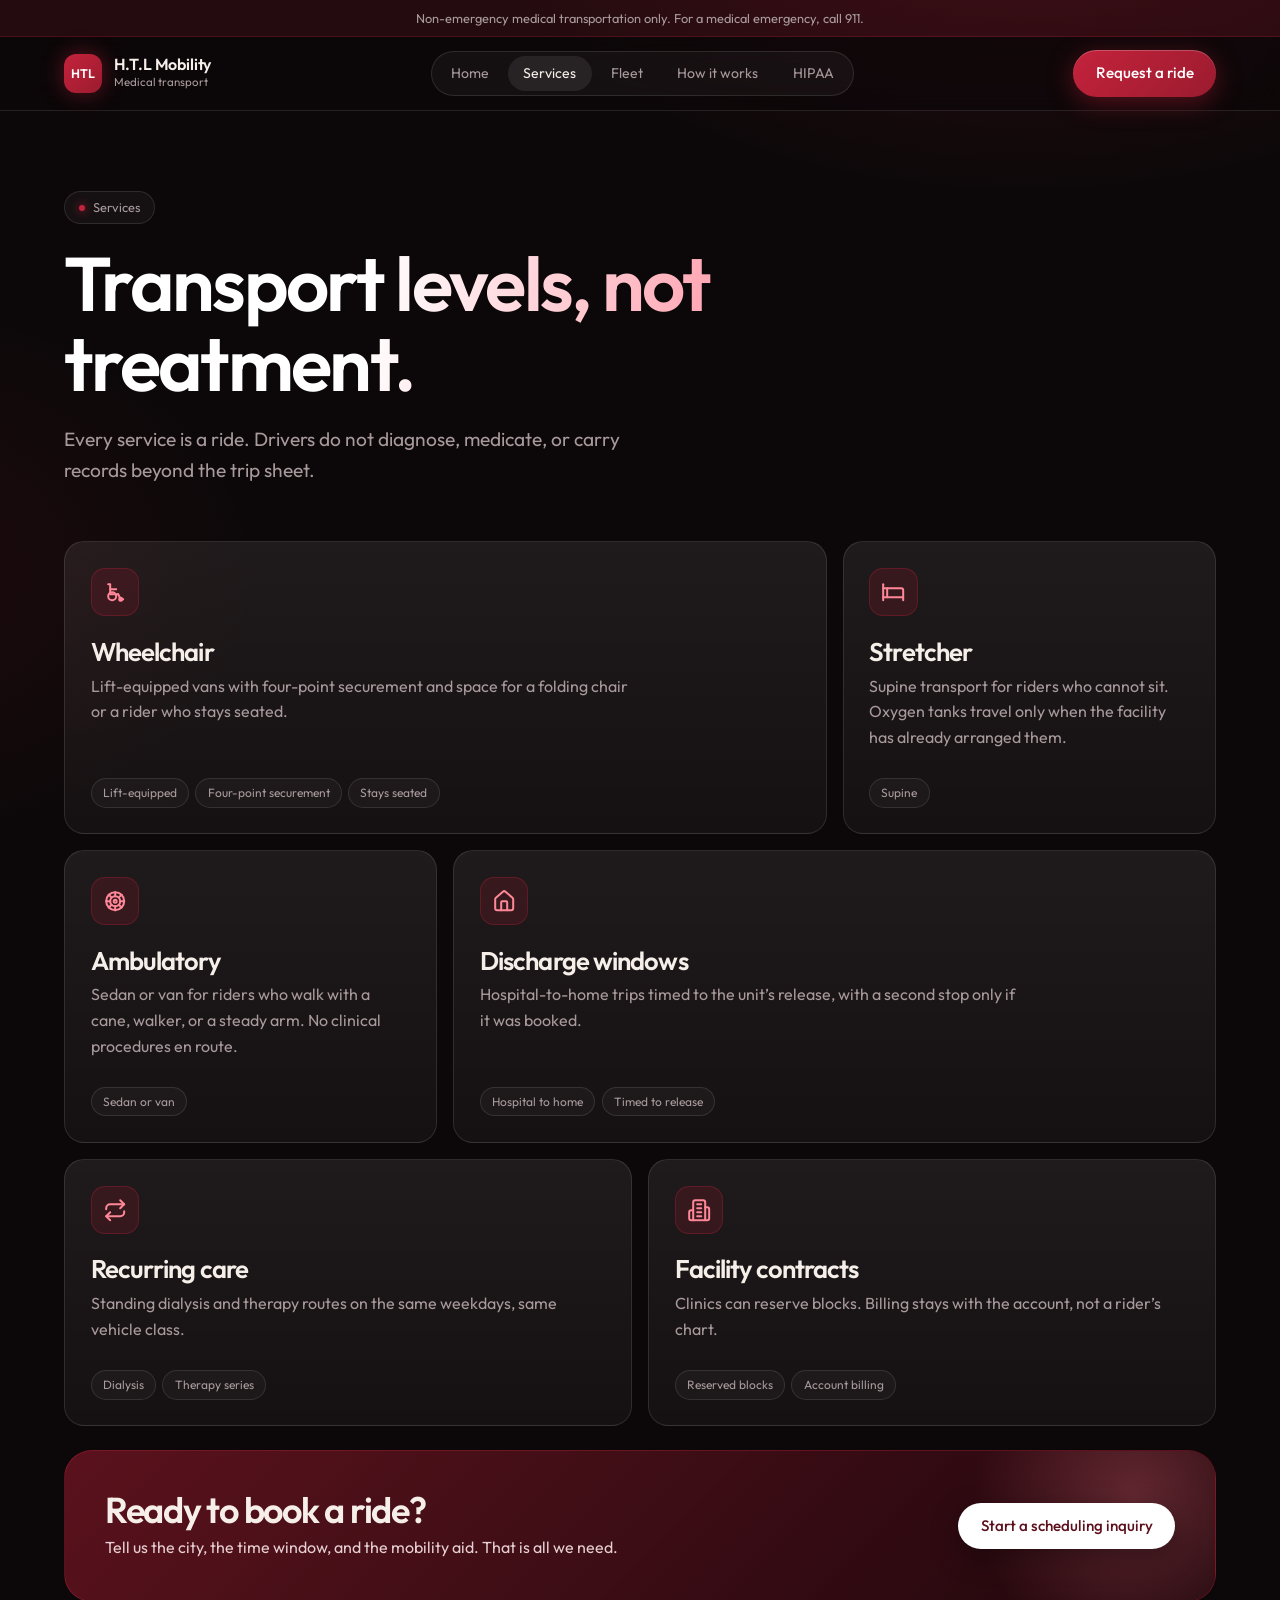
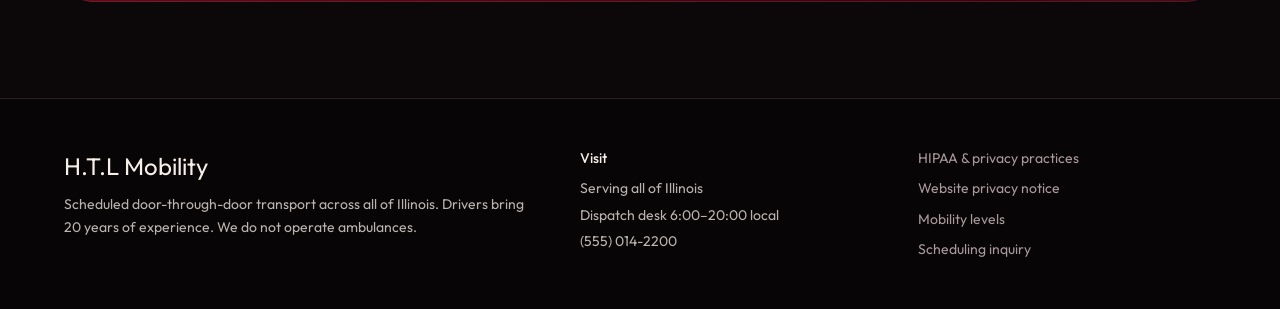
<file: services.html>
<!DOCTYPE html>
<html lang="en">
<head>
  <meta charset="UTF-8">
  <meta name="viewport" content="width=device-width, initial-scale=1.0">
  <title>Services | H.T.L Mobility</title>
  <meta name="description" content="Wheelchair, stretcher, and ambulatory non-emergency medical transportation for appointments, dialysis, and discharge across Illinois.">
  <meta name="theme-color" content="#0c0809">
  <link rel="stylesheet" href="style.css">
  <link rel="preconnect" href="https://fonts.googleapis.com">
  <link rel="preconnect" href="https://fonts.gstatic.com" crossorigin>
  <link rel="stylesheet" href="https://fonts.googleapis.com/css2?family=Newsreader:opsz,wght@6..72,500;6..72,650&family=Outfit:wght@400;500;600&display=swap">
  <script>document.documentElement.classList.add("js");</script>
</head>
<body>
  <div class="notice-bar">
    Non-emergency medical transportation only. For a medical emergency, call 911.
  </div>

  <header class="site-header">
    <div class="header-inner">
      <a href="index.html" class="brand">
        <span class="brand-badge">HTL</span>
        <span>
          <span class="brand-title">H.T.L Mobility</span>
          <span class="brand-subtitle">Medical transport</span>
        </span>
      </a>
      <nav class="desktop-nav">
        <a href="index.html">Home</a>
        <a href="services.html" class="active">Services</a>
        <a href="fleet.html">Fleet</a>
        <a href="how-it-works.html">How it works</a>
        <a href="compliance.html">HIPAA</a>
      </nav>
      <a href="request.html" class="btn-primary">Request a ride</a>
    </div>
    <nav class="mobile-nav">
      <a href="index.html">Home</a>
      <a href="services.html" class="active">Services</a>
      <a href="fleet.html">Fleet</a>
      <a href="how-it-works.html">How it works</a>
      <a href="compliance.html">HIPAA</a>
    </nav>
  </header>

  <main>
    <div class="page-intro">
      <p class="eyebrow">Services</p>
      <h1>Transport levels, not treatment.</h1>
      <p class="lede">Every service is a ride. Drivers do not diagnose, medicate, or carry records beyond the trip sheet.</p>
    </div>

    <section class="container">
      <div class="bento">
        <article class="card span-4 reveal">
          <svg width="24" height="24" viewBox="0 0 24 24" fill="none" stroke="#9b1b2e" stroke-width="2" stroke-linecap="round" stroke-linejoin="round">
  <!-- Handle & Backrest -->
  <path d="M5 4h2v10h8" />
  <!-- Armrest -->
  <path d="M7 9h6" />
  <!-- Front Frame & Footrest -->
  <path d="M15 14l2.5 5H20" />
  <!-- Large Rear Wheel -->
  <circle cx="9" cy="16" r="4" />
  <!-- Small Front Caster Wheel -->
  <circle cx="17.5" cy="19" r="1.5" />
</svg>
          <h2>Wheelchair</h2>
          <p>Lift-equipped vans with four-point securement and space for a folding chair or a rider who stays seated.</p>
          <div class="chips"><span class="chip">Lift-equipped</span><span class="chip">Four-point securement</span><span class="chip">Stays seated</span></div>
        </article>
        <article class="card reveal" style="--d: 0.08s">
          <svg width="24" height="24" viewBox="0 0 24 24" fill="none" stroke="#9b1b2e" stroke-width="2" stroke-linecap="round" stroke-linejoin="round"><path d="M2 4v16"/><path d="M2 8h18a2 2 0 0 1 2 2v10"/><path d="M2 17h20"/><path d="M6 8v9"/></svg>
          <h2>Stretcher</h2>
          <p>Supine transport for riders who cannot sit. Oxygen tanks travel only when the facility has already arranged them.</p>
          <div class="chips"><span class="chip">Supine</span></div>
        </article>
        <article class="card reveal">
          <svg width="24" height="24" viewBox="0 0 24 24" fill="none" stroke="#9b1b2e" stroke-width="2" stroke-linecap="round" stroke-linejoin="round">
  <!-- Outer Tire -->
  <circle cx="12" cy="12" r="9" />
  <!-- Inner Rim -->
  <circle cx="12" cy="12" r="5" />
  <!-- Center Hub -->
  <circle cx="12" cy="12" r="1.5" />
  <!-- Spokes -->
  <path d="M12 3v4" />
  <path d="M12 17v4" />
  <path d="M3 12h4" />
  <path d="M17 12h4" />
  <path d="m5.64 5.64 2.83 2.83" />
  <path d="m15.53 15.53 2.83 2.83" />
  <path d="m5.64 18.36 2.83-2.83" />
  <path d="m15.53 8.47 2.83-2.83" />
</svg>
          <h2>Ambulatory</h2>
          <p>Sedan or van for riders who walk with a cane, walker, or a steady arm. No clinical procedures en route.</p>
          <div class="chips"><span class="chip">Sedan or van</span></div>
        </article>
        <article class="card span-4 reveal" style="--d: 0.08s">
          <svg width="24" height="24" viewBox="0 0 24 24" fill="none" stroke="#9b1b2e" stroke-width="2" stroke-linecap="round" stroke-linejoin="round"><path d="M15 21v-8a1 1 0 0 0-1-1h-4a1 1 0 0 0-1 1v8"/><path d="M3 10a2 2 0 0 1 .709-1.528l7-5.999a2 2 0 0 1 2.582 0l7 5.999A2 2 0 0 1 21 10v9a2 2 0 0 1-2 2H5a2 2 0 0 1-2-2z"/></svg>
          <h2>Discharge windows</h2>
          <p>Hospital-to-home trips timed to the unit’s release, with a second stop only if it was booked.</p>
          <div class="chips"><span class="chip">Hospital to home</span><span class="chip">Timed to release</span></div>
        </article>
        <article class="card span-3 reveal">
          <svg width="24" height="24" viewBox="0 0 24 24" fill="none" stroke="#9b1b2e" stroke-width="2" stroke-linecap="round" stroke-linejoin="round"><path d="m17 2 4 4-4 4"/><path d="M3 11v-1a4 4 0 0 1 4-4h14"/><path d="m7 22-4-4 4-4"/><path d="M21 13v1a4 4 0 0 1-4 4H3"/></svg>
          <h2>Recurring care</h2>
          <p>Standing dialysis and therapy routes on the same weekdays, same vehicle class.</p>
          <div class="chips"><span class="chip">Dialysis</span><span class="chip">Therapy series</span></div>
        </article>
        <article class="card span-3 reveal" style="--d: 0.08s">
          <svg width="24" height="24" viewBox="0 0 24 24" fill="none" stroke="#9b1b2e" stroke-width="2" stroke-linecap="round" stroke-linejoin="round"><path d="M6 22V4a2 2 0 0 1 2-2h8a2 2 0 0 1 2 2v18Z"/><path d="M6 12H4a2 2 0 0 0-2 2v6a2 2 0 0 0 2 2h2"/><path d="M18 9h2a2 2 0 0 1 2 2v9a2 2 0 0 1-2 2h-2"/><path d="M10 6h4"/><path d="M10 10h4"/><path d="M10 14h4"/><path d="M10 18h4"/></svg>
          <h2>Facility contracts</h2>
          <p>Clinics can reserve blocks. Billing stays with the account, not a rider’s chart.</p>
          <div class="chips"><span class="chip">Reserved blocks</span><span class="chip">Account billing</span></div>
        </article>
      </div>

      <div class="cta-band reveal">
        <div>
          <h2>Ready to book a ride?</h2>
          <p>Tell us the city, the time window, and the mobility aid. That is all we need.</p>
        </div>
        <a href="request.html" class="btn-primary">Start a scheduling inquiry</a>
      </div>
    </section>
  </main>

  <footer class="site-footer">
    <div class="footer-inner">
      <div>
        <p style="font-family: var(--font-display); font-size: 1.5rem; margin-bottom: 0.5rem;">H.T.L Mobility</p>
        <p style="font-size: 0.875rem; opacity: 0.75; margin-bottom: 0;">
          Scheduled door-through-door transport across all of Illinois. Drivers bring 20 years of experience. We do not operate ambulances.
        </p>
      </div>
      <div style="font-size: 0.875rem;">
        <p style="font-weight: 500; margin-bottom: 0.5rem;">Visit</p>
        <p style="opacity: 0.75; margin-bottom: 0.25rem;">Serving all of Illinois</p>
        <p style="opacity: 0.75; margin-bottom: 0.25rem;">Dispatch desk 6:00–20:00 local</p>
        <p style="opacity: 0.75; margin-bottom: 0;">(555) 014-2200</p>
      </div>
      <div class="footer-links">
        <a href="compliance.html">HIPAA & privacy practices</a>
        <a href="privacy.html">Website privacy notice</a>
        <a href="services.html">Mobility levels</a>
        <a href="request.html">Scheduling inquiry</a>
      </div>
    </div>
  </footer>

  <script>
    (function () {
      // Reveal on scroll
      var items = document.querySelectorAll(".reveal");
      if ("IntersectionObserver" in window) {
        var io = new IntersectionObserver(function (entries) {
          entries.forEach(function (e) {
            if (e.isIntersecting) { e.target.classList.add("in"); io.unobserve(e.target); }
          });
        }, { threshold: 0.15 });
        items.forEach(function (el) { io.observe(el); });
      } else {
        items.forEach(function (el) { el.classList.add("in"); });
      }
      // Cursor spotlight on cards
      document.querySelectorAll(".card").forEach(function (card) {
        card.addEventListener("pointermove", function (e) {
          var r = card.getBoundingClientRect();
          card.style.setProperty("--mx", (e.clientX - r.left) + "px");
          card.style.setProperty("--my", (e.clientY - r.top) + "px");
        });
      });
    })();
  </script>
</body>
</html>
</file>
<file: style.css>
/* H.T.L Mobility — modern dark theme (inspired by nstarlive.com), same crimson palette */
:root {
  --color-bg: #0c0809;
  --color-surface: rgba(255, 247, 246, 0.04);
  --color-surface-hi: rgba(255, 247, 246, 0.08);
  --color-line: rgba(255, 247, 246, 0.11);
  --color-ink: #f6efe9;
  --color-muted: #a8999c;
  --color-primary: #9b1b2e;
  --color-primary-hi: #c4233c;
  --color-primary-ink: #ffffff;
  --radius-card: 20px;
  --font-display: "Outfit", system-ui, sans-serif;
  --font-body: "Outfit", system-ui, -apple-system, "Segoe UI", sans-serif;
}

*, *::before, *::after { box-sizing: border-box; }
html { scroll-behavior: smooth; }

body {
  margin: 0;
  font-family: var(--font-body);
  font-size: 1rem;
  line-height: 1.6;
  color: var(--color-ink);
  background:
    radial-gradient(60rem 36rem at 80% -8%, rgba(155, 27, 46, 0.28), transparent 60%),
    radial-gradient(40rem 28rem at -10% 30%, rgba(196, 35, 60, 0.10), transparent 60%),
    var(--color-bg);
  background-repeat: no-repeat;
  -webkit-font-smoothing: antialiased;
}

h1, h2, h3 {
  font-family: var(--font-display);
  font-weight: 600;
  letter-spacing: -0.035em;
  line-height: 1.05;
  margin: 0;
}
h1 {
  background: linear-gradient(180deg, #fff 30%, #d9b9bd 100%);
  -webkit-background-clip: text;
  background-clip: text;
  color: transparent;
}
p { margin: 0 0 1rem; }
a { color: inherit; text-decoration: none; }
button { font: inherit; cursor: pointer; }
:focus-visible { outline: 2px solid var(--color-primary-hi); outline-offset: 3px; border-radius: 6px; }

.text-muted { color: var(--color-muted); }

.eyebrow {
  display: inline-flex;
  align-items: center;
  gap: 0.5rem;
  margin-bottom: 1.25rem;
  padding: 0.35rem 0.85rem;
  border: 1px solid var(--color-line);
  border-radius: 9999px;
  background: var(--color-surface);
  color: var(--color-muted);
  font-size: 0.8rem;
  letter-spacing: 0.01em;
}
.eyebrow::before {
  content: "";
  width: 6px; height: 6px;
  border-radius: 50%;
  background: var(--color-primary-hi);
  box-shadow: 0 0 10px var(--color-primary-hi);
}

/* Layout */
.container { width: min(100% - 2.5rem, 72rem); margin-inline: auto; }
.grid-2 { display: grid; grid-template-columns: repeat(2, minmax(0, 1fr)); gap: 2rem; }
.grid-3 { display: grid; grid-template-columns: repeat(3, minmax(0, 1fr)); gap: 1rem; }

/* Notice bar */
.notice-bar {
  padding: 0.5rem 1rem;
  text-align: center;
  font-size: 0.8rem;
  color: var(--color-muted);
  background: rgba(155, 27, 46, 0.16);
  border-bottom: 1px solid rgba(196, 35, 60, 0.25);
}

/* Header */
.site-header {
  position: sticky;
  top: 0;
  z-index: 50;
  background: rgba(12, 8, 9, 0.72);
  backdrop-filter: blur(16px) saturate(1.4);
  -webkit-backdrop-filter: blur(16px) saturate(1.4);
  border-bottom: 1px solid var(--color-line);
}
.header-inner {
  width: min(100% - 2.5rem, 72rem);
  margin-inline: auto;
  display: flex;
  align-items: center;
  justify-content: space-between;
  gap: 1.5rem;
  padding: 0.8rem 0;
}
.brand { display: flex; align-items: center; gap: 0.7rem; }
.brand-badge {
  display: grid;
  place-items: center;
  width: 2.4rem; height: 2.4rem;
  border-radius: 12px;
  background: linear-gradient(135deg, var(--color-primary-hi), var(--color-primary));
  color: #fff;
  font-size: 0.78rem;
  font-weight: 600;
  letter-spacing: 0.02em;
  box-shadow: 0 0 22px rgba(196, 35, 60, 0.45);
}
.brand-title { display: block; font-weight: 600; letter-spacing: -0.01em; line-height: 1.1; }
.brand-subtitle { display: block; font-size: 0.72rem; color: var(--color-muted); }

.desktop-nav {
  display: flex;
  gap: 0.25rem;
  padding: 0.25rem;
  border: 1px solid var(--color-line);
  border-radius: 9999px;
  background: var(--color-surface);
}
.desktop-nav a, .mobile-nav a {
  padding: 0.4rem 0.95rem;
  border-radius: 9999px;
  font-size: 0.88rem;
  color: var(--color-muted);
  transition: color 0.15s, background 0.15s;
}
.desktop-nav a:hover, .mobile-nav a:hover { color: var(--color-ink); }
.desktop-nav a.active, .mobile-nav a.active { color: var(--color-ink); background: var(--color-surface-hi); }

.mobile-nav {
  display: none;
  gap: 0.25rem;
  overflow-x: auto;
  padding: 0 1.25rem 0.7rem;
  scrollbar-width: none;
}
.mobile-nav a { white-space: nowrap; }

/* Buttons */
.btn-primary, .btn-outline {
  display: inline-flex;
  align-items: center;
  justify-content: center;
  padding: 0.7rem 1.4rem;
  border-radius: 9999px;
  font-weight: 500;
  font-size: 0.95rem;
  white-space: nowrap;
  transition: transform 0.15s, box-shadow 0.15s, background 0.15s, border-color 0.15s;
}
.btn-primary {
  color: var(--color-primary-ink);
  background: linear-gradient(135deg, var(--color-primary-hi), var(--color-primary));
  box-shadow: 0 6px 24px rgba(155, 27, 46, 0.5), inset 0 1px 0 rgba(255, 255, 255, 0.22);
}
.btn-primary:hover { transform: translateY(-1px); box-shadow: 0 10px 32px rgba(196, 35, 60, 0.55), inset 0 1px 0 rgba(255, 255, 255, 0.28); }
.btn-outline {
  color: var(--color-ink);
  border: 1px solid var(--color-line);
  background: var(--color-surface);
}
.btn-outline:hover { background: var(--color-surface-hi); border-color: rgba(255, 247, 246, 0.25); }

/* Cards */
.card {
  padding: 1.6rem;
  border: 1px solid var(--color-line);
  border-radius: var(--radius-card);
  background: linear-gradient(180deg, var(--color-surface-hi), var(--color-surface));
  transition: border-color 0.2s, transform 0.2s;
}
.card:hover { border-color: rgba(196, 35, 60, 0.5); transform: translateY(-2px); }
.card > svg {
  box-sizing: content-box;
  padding: 0.7rem;
  border-radius: 14px;
  background: rgba(155, 27, 46, 0.2);
  border: 1px solid rgba(196, 35, 60, 0.3);
  stroke: #ff8798;
}
.card-deep {
  position: relative;
  padding: 1.6rem;
  border-radius: var(--radius-card);
  border: 1px solid rgba(196, 35, 60, 0.3);
  background: linear-gradient(160deg, rgba(155, 27, 46, 0.55), rgba(60, 10, 20, 0.5));
  overflow: hidden;
}
.card-deep::after {
  content: "";
  position: absolute;
  inset: auto -20% -60% auto;
  width: 16rem; height: 16rem;
  background: radial-gradient(circle, rgba(255, 120, 140, 0.22), transparent 70%);
  pointer-events: none;
}

/* Footer */
.site-footer { margin-top: 6rem; border-top: 1px solid var(--color-line); background: rgba(0, 0, 0, 0.35); }
.footer-inner {
  width: min(100% - 2.5rem, 72rem);
  margin-inline: auto;
  display: grid;
  grid-template-columns: 1.6fr 1fr 1fr;
  gap: 2.5rem;
  padding: 3rem 0;
}
.footer-links { display: flex; flex-direction: column; gap: 0.5rem; font-size: 0.875rem; }
.footer-links a { color: var(--color-muted); transition: color 0.15s; }
.footer-links a:hover { color: var(--color-ink); }

/* Responsive */
@media (max-width: 860px) {
  .desktop-nav { display: none; }
  .mobile-nav { display: flex; }
  .grid-2, .grid-3, .footer-inner { grid-template-columns: 1fr; }
  .scene-frame { height: 22rem; }
}
@media (prefers-reduced-motion: reduce) {
  html { scroll-behavior: auto; }
  * { transition: none !important; }
}

/* ---------- Inner pages: intro, bento, motion ---------- */
.page-intro {
  width: min(100% - 2.5rem, 72rem);
  margin: 0 auto;
  padding: 5rem 0 3.5rem;
  position: relative;
}
.page-intro h1 {
  font-size: clamp(2.6rem, 6.5vw, 4.75rem);
  max-width: 14ch;
  margin-bottom: 1.25rem;
  background: linear-gradient(100deg, #fff 20%, #ff8798 50%, #fff 80%);
  background-size: 220% 100%;
  -webkit-background-clip: text;
  background-clip: text;
  color: transparent;
  animation: sheen 7s ease-in-out infinite alternate;
}
@keyframes sheen { from { background-position: 0% 0; } to { background-position: 100% 0; } }
.lede { max-width: 38rem; font-size: 1.2rem; color: var(--color-muted); margin: 0; }

.bento { display: grid; grid-template-columns: repeat(6, minmax(0, 1fr)); gap: 1rem; }
.bento > .card { grid-column: span 2; display: flex; flex-direction: column; min-height: 15rem; }
.bento > .span-4 { grid-column: span 4; }
.bento > .span-3 { grid-column: span 3; }
.bento .card h2 { font-size: 1.6rem; margin: 1.4rem 0 0.5rem; }
.bento .card p { color: var(--color-muted); max-width: 34rem; }
.chips { display: flex; flex-wrap: wrap; gap: 0.4rem; margin-top: auto; padding-top: 0.75rem; }
.chip {
  padding: 0.25rem 0.7rem;
  border-radius: 9999px;
  border: 1px solid var(--color-line);
  font-size: 0.75rem;
  color: var(--color-muted);
  background: rgba(255, 247, 246, 0.03);
}

/* Cursor spotlight on cards */
.card { position: relative; overflow: hidden; }
.card::before {
  content: "";
  position: absolute;
  inset: 0;
  background: radial-gradient(22rem circle at var(--mx, 50%) var(--my, 0%), rgba(196, 35, 60, 0.22), transparent 60%);
  opacity: 0;
  transition: opacity 0.3s;
  pointer-events: none;
}
.card:hover::before { opacity: 1; }
.card > * { position: relative; }

/* Scroll reveal (only when JS is running) */
.js .reveal { opacity: 0; transform: translateY(18px); transition: opacity 0.6s ease, transform 0.6s ease; transition-delay: var(--d, 0s); }
.js .reveal.in { opacity: 1; transform: none; }

/* CTA band */
.cta-band {
  position: relative;
  margin-top: 1.5rem;
  padding: 2.5rem;
  border-radius: 28px;
  border: 1px solid rgba(196, 35, 60, 0.35);
  background: linear-gradient(135deg, rgba(155, 27, 46, 0.55), rgba(40, 8, 14, 0.7));
  display: flex;
  flex-wrap: wrap;
  align-items: center;
  justify-content: space-between;
  gap: 1.5rem;
  overflow: hidden;
}
.cta-band::after {
  content: "";
  position: absolute;
  right: -6rem; top: -8rem;
  width: 22rem; height: 22rem;
  background: radial-gradient(circle, rgba(255, 120, 140, 0.28), transparent 65%);
  pointer-events: none;
}
.cta-band h2 { font-size: clamp(1.6rem, 3vw, 2.25rem); margin-bottom: 0.4rem; }
.cta-band p { margin: 0; color: #e6cfd2; }
.cta-band .btn-primary { position: relative; z-index: 1; background: #fff; color: #5c0f1c; box-shadow: 0 8px 28px rgba(0,0,0,0.35); }

@media (max-width: 860px) {
  .page-intro { padding: 3rem 0 2rem; }
  .bento > .card, .bento > .span-4, .bento > .span-3 { grid-column: 1 / -1; min-height: 0; }
}
@media (prefers-reduced-motion: reduce) {
  .page-intro h1 { animation: none; }
  .js .reveal { opacity: 1; transform: none; transition: none; }
}
</file>
<file: stylefleet.css>
/* H.T.L Mobility — modern dark theme (inspired by nstarlive.com), same crimson palette */
:root {
  --color-bg: #0c0809;
  --color-surface: rgba(255, 247, 246, 0.04);
  --color-surface-hi: rgba(255, 247, 246, 0.08);
  --color-line: rgba(255, 247, 246, 0.11);
  --color-ink: #f6efe9;
  --color-muted: #a8999c;
  --color-primary: #9b1b2e;
  --color-primary-hi: #c4233c;
  --color-primary-ink: #ffffff;
  --radius-card: 20px;
  --font-display: "Outfit", system-ui, sans-serif;
  --font-body: "Outfit", system-ui, -apple-system, "Segoe UI", sans-serif;
}

*, *::before, *::after { box-sizing: border-box; }
html { scroll-behavior: smooth; }

body {
  margin: 0;
  font-family: var(--font-body);
  font-size: 1rem;
  line-height: 1.6;
  color: var(--color-ink);
  background:
    radial-gradient(60rem 36rem at 80% -8%, rgba(155, 27, 46, 0.28), transparent 60%),
    radial-gradient(40rem 28rem at -10% 30%, rgba(196, 35, 60, 0.10), transparent 60%),
    var(--color-bg);
  background-repeat: no-repeat;
  -webkit-font-smoothing: antialiased;
}

h1, h2, h3 {
  font-family: var(--font-display);
  font-weight: 600;
  letter-spacing: -0.035em;
  line-height: 1.05;
  margin: 0;
}
h1 {
  background: linear-gradient(180deg, #fff 30%, #d9b9bd 100%);
  -webkit-background-clip: text;
  background-clip: text;
  color: transparent;
}
p { margin: 0 0 1rem; }
a { color: inherit; text-decoration: none; }
button { font: inherit; cursor: pointer; }
:focus-visible { outline: 2px solid var(--color-primary-hi); outline-offset: 3px; border-radius: 6px; }

.text-muted { color: var(--color-muted); }

.eyebrow {
  display: inline-flex;
  align-items: center;
  gap: 0.5rem;
  margin-bottom: 1.25rem;
  padding: 0.35rem 0.85rem;
  border: 1px solid var(--color-line);
  border-radius: 9999px;
  background: var(--color-surface);
  color: var(--color-muted);
  font-size: 0.8rem;
  letter-spacing: 0.01em;
}
.eyebrow::before {
  content: "";
  width: 6px; height: 6px;
  border-radius: 50%;
  background: var(--color-primary-hi);
  box-shadow: 0 0 10px var(--color-primary-hi);
}

/* Layout */
.container { width: min(100% - 2.5rem, 72rem); margin-inline: auto; }
.grid-2 { display: grid; grid-template-columns: repeat(2, minmax(0, 1fr)); gap: 2rem; }
.grid-3 { display: grid; grid-template-columns: repeat(3, minmax(0, 1fr)); gap: 1rem; }

/* Notice bar */
.notice-bar {
  padding: 0.5rem 1rem;
  text-align: center;
  font-size: 0.8rem;
  color: var(--color-muted);
  background: rgba(155, 27, 46, 0.16);
  border-bottom: 1px solid rgba(196, 35, 60, 0.25);
}

/* Header */
.site-header {
  position: sticky;
  top: 0;
  z-index: 50;
  background: rgba(12, 8, 9, 0.72);
  backdrop-filter: blur(16px) saturate(1.4);
  -webkit-backdrop-filter: blur(16px) saturate(1.4);
  border-bottom: 1px solid var(--color-line);
}
.header-inner {
  width: min(100% - 2.5rem, 72rem);
  margin-inline: auto;
  display: flex;
  align-items: center;
  justify-content: space-between;
  gap: 1.5rem;
  padding: 0.8rem 0;
}
.brand { display: flex; align-items: center; gap: 0.7rem; }
.brand-badge {
  display: grid;
  place-items: center;
  width: 2.4rem; height: 2.4rem;
  border-radius: 12px;
  background: linear-gradient(135deg, var(--color-primary-hi), var(--color-primary));
  color: #fff;
  font-size: 0.78rem;
  font-weight: 600;
  letter-spacing: 0.02em;
  box-shadow: 0 0 22px rgba(196, 35, 60, 0.45);
}
.brand-title { display: block; font-weight: 600; letter-spacing: -0.01em; line-height: 1.1; }
.brand-subtitle { display: block; font-size: 0.72rem; color: var(--color-muted); }

.desktop-nav {
  display: flex;
  gap: 0.25rem;
  padding: 0.25rem;
  border: 1px solid var(--color-line);
  border-radius: 9999px;
  background: var(--color-surface);
}
.desktop-nav a, .mobile-nav a {
  padding: 0.4rem 0.95rem;
  border-radius: 9999px;
  font-size: 0.88rem;
  color: var(--color-muted);
  transition: color 0.15s, background 0.15s;
}
.desktop-nav a:hover, .mobile-nav a:hover { color: var(--color-ink); }
.desktop-nav a.active, .mobile-nav a.active { color: var(--color-ink); background: var(--color-surface-hi); }

.mobile-nav {
  display: none;
  gap: 0.25rem;
  overflow-x: auto;
  padding: 0 1.25rem 0.7rem;
  scrollbar-width: none;
}
.mobile-nav a { white-space: nowrap; }

/* Buttons */
.btn-primary, .btn-outline {
  display: inline-flex;
  align-items: center;
  justify-content: center;
  padding: 0.7rem 1.4rem;
  border-radius: 9999px;
  font-weight: 500;
  font-size: 0.95rem;
  white-space: nowrap;
  transition: transform 0.15s, box-shadow 0.15s, background 0.15s, border-color 0.15s;
}
.btn-primary {
  color: var(--color-primary-ink);
  background: linear-gradient(135deg, var(--color-primary-hi), var(--color-primary));
  box-shadow: 0 6px 24px rgba(155, 27, 46, 0.5), inset 0 1px 0 rgba(255, 255, 255, 0.22);
}
.btn-primary:hover { transform: translateY(-1px); box-shadow: 0 10px 32px rgba(196, 35, 60, 0.55), inset 0 1px 0 rgba(255, 255, 255, 0.28); }
.btn-outline {
  color: var(--color-ink);
  border: 1px solid var(--color-line);
  background: var(--color-surface);
}
.btn-outline:hover { background: var(--color-surface-hi); border-color: rgba(255, 247, 246, 0.25); }

/* Cards */
.card {
  padding: 1.6rem;
  border: 1px solid var(--color-line);
  border-radius: var(--radius-card);
  background: linear-gradient(180deg, var(--color-surface-hi), var(--color-surface));
  transition: border-color 0.2s, transform 0.2s;
}
.card:hover { border-color: rgba(196, 35, 60, 0.5); transform: translateY(-2px); }
.card > svg {
  box-sizing: content-box;
  padding: 0.7rem;
  border-radius: 14px;
  background: rgba(155, 27, 46, 0.2);
  border: 1px solid rgba(196, 35, 60, 0.3);
  stroke: #ff8798;
}
.card-deep {
  position: relative;
  padding: 1.6rem;
  border-radius: var(--radius-card);
  border: 1px solid rgba(196, 35, 60, 0.3);
  background: linear-gradient(160deg, rgba(155, 27, 46, 0.55), rgba(60, 10, 20, 0.5));
  overflow: hidden;
}
.card-deep::after {
  content: "";
  position: absolute;
  inset: auto -20% -60% auto;
  width: 16rem; height: 16rem;
  background: radial-gradient(circle, rgba(255, 120, 140, 0.22), transparent 70%);
  pointer-events: none;
}

/* Footer */
.site-footer { margin-top: 6rem; border-top: 1px solid var(--color-line); background: rgba(0, 0, 0, 0.35); }
.footer-inner {
  width: min(100% - 2.5rem, 72rem);
  margin-inline: auto;
  display: grid;
  grid-template-columns: 1.6fr 1fr 1fr;
  gap: 2.5rem;
  padding: 3rem 0;
}
.footer-links { display: flex; flex-direction: column; gap: 0.5rem; font-size: 0.875rem; }
.footer-links a { color: var(--color-muted); transition: color 0.15s; }
.footer-links a:hover { color: var(--color-ink); }

/* Responsive */
@media (max-width: 860px) {
  .desktop-nav { display: none; }
  .mobile-nav { display: flex; }
  .grid-2, .grid-3, .footer-inner { grid-template-columns: 1fr; }
  .scene-frame { height: 22rem; }
}
@media (prefers-reduced-motion: reduce) {
  html { scroll-behavior: auto; }
  * { transition: none !important; }
}

/* ---------- Inner pages: intro, bento, motion ---------- */
.page-intro {
  width: min(100% - 2.5rem, 72rem);
  margin: 0 auto;
  padding: 5rem 0 3.5rem;
  position: relative;
}
.page-intro h1 {
  font-size: clamp(2.6rem, 6.5vw, 4.75rem);
  max-width: 14ch;
  margin-bottom: 1.25rem;
  background: linear-gradient(100deg, #fff 20%, #ff8798 50%, #fff 80%);
  background-size: 220% 100%;
  -webkit-background-clip: text;
  background-clip: text;
  color: transparent;
  animation: sheen 7s ease-in-out infinite alternate;
}
@keyframes sheen { from { background-position: 0% 0; } to { background-position: 100% 0; } }
.lede { max-width: 38rem; font-size: 1.2rem; color: var(--color-muted); margin: 0; }

.bento { display: grid; grid-template-columns: repeat(6, minmax(0, 1fr)); gap: 1rem; }
.bento > .card { grid-column: span 2; display: flex; flex-direction: column; min-height: 15rem; }
.bento > .span-4 { grid-column: span 4; }
.bento > .span-3 { grid-column: span 3; }
.bento .card h2 { font-size: 1.6rem; margin: 1.4rem 0 0.5rem; }
.bento .card p { color: var(--color-muted); max-width: 34rem; }
.chips { display: flex; flex-wrap: wrap; gap: 0.4rem; margin-top: auto; padding-top: 0.75rem; }
.chip {
  padding: 0.25rem 0.7rem;
  border-radius: 9999px;
  border: 1px solid var(--color-line);
  font-size: 0.75rem;
  color: var(--color-muted);
  background: rgba(255, 247, 246, 0.03);
}

/* Cursor spotlight on cards */
.card { position: relative; overflow: hidden; }
.card::before {
  content: "";
  position: absolute;
  inset: 0;
  background: radial-gradient(22rem circle at var(--mx, 50%) var(--my, 0%), rgba(196, 35, 60, 0.22), transparent 60%);
  opacity: 0;
  transition: opacity 0.3s;
  pointer-events: none;
}
.card:hover::before { opacity: 1; }
.card > * { position: relative; }

/* Scroll reveal (only when JS is running) */
.js .reveal { opacity: 0; transform: translateY(18px); transition: opacity 0.6s ease, transform 0.6s ease; transition-delay: var(--d, 0s); }
.js .reveal.in { opacity: 1; transform: none; }

/* CTA band */
.cta-band {
  position: relative;
  margin-top: 1.5rem;
  padding: 2.5rem;
  border-radius: 28px;
  border: 1px solid rgba(196, 35, 60, 0.35);
  background: linear-gradient(135deg, rgba(155, 27, 46, 0.55), rgba(40, 8, 14, 0.7));
  display: flex;
  flex-wrap: wrap;
  align-items: center;
  justify-content: space-between;
  gap: 1.5rem;
  overflow: hidden;
}
.cta-band::after {
  content: "";
  position: absolute;
  right: -6rem; top: -8rem;
  width: 22rem; height: 22rem;
  background: radial-gradient(circle, rgba(255, 120, 140, 0.28), transparent 65%);
  pointer-events: none;
}
.cta-band h2 { font-size: clamp(1.6rem, 3vw, 2.25rem); margin-bottom: 0.4rem; }
.cta-band p { margin: 0; color: #e6cfd2; }
.cta-band .btn-primary { position: relative; z-index: 1; background: #fff; color: #5c0f1c; box-shadow: 0 8px 28px rgba(0,0,0,0.35); }

@media (max-width: 860px) {
  .page-intro { padding: 3rem 0 2rem; }
  .bento > .card, .bento > .span-4, .bento > .span-3 { grid-column: 1 / -1; min-height: 0; }
}
@media (prefers-reduced-motion: reduce) {
  .page-intro h1 { animation: none; }
  .js .reveal { opacity: 1; transform: none; transition: none; }
}

/* ---------- Fleet page: vehicle stage ---------- */
.tabs { display: inline-flex; gap: 0.25rem; padding: 0.25rem; border: 1px solid var(--color-line); border-radius: 9999px; background: var(--color-surface); margin-bottom: 1rem; flex-wrap: wrap; }
.tabs button { padding: 0.55rem 1.2rem; border: 0; border-radius: 9999px; background: transparent; color: var(--color-muted); font-size: 0.92rem; font-weight: 500; transition: color 0.15s, background 0.15s; }
.tabs button:hover { color: var(--color-ink); }
.tabs button[aria-selected="true"] { background: linear-gradient(135deg, var(--color-primary-hi), var(--color-primary)); color: #fff; box-shadow: 0 4px 18px rgba(155, 27, 46, 0.5); }

.stage { display: grid; grid-template-columns: 1.25fr 1fr; gap: 1rem; }
.stage-art, .stage-info { border: 1px solid var(--color-line); border-radius: 28px; }
.stage-art {
  position: relative;
  min-height: 22rem;
  display: grid;
  place-items: center;
  overflow: hidden;
  background:
    radial-gradient(28rem 16rem at 50% 85%, rgba(196, 35, 60, 0.28), transparent 70%),
    linear-gradient(rgba(255, 247, 246, 0.045) 1px, transparent 1px) 0 0 / 100% 2.5rem,
    linear-gradient(90deg, rgba(255, 247, 246, 0.045) 1px, transparent 1px) 0 0 / 2.5rem 100%,
    #120b0d;
}
.stage-art svg { width: 100%; height: auto; max-height: 24rem; }
.stage-info { padding: 2rem; background: linear-gradient(180deg, var(--color-surface-hi), var(--color-surface)); }
.stage-info h2 { font-size: 2rem; margin-bottom: 0.6rem; }
.spec-list { list-style: none; margin: 1.5rem 0 0; padding: 0; }
.spec-list li { display: flex; gap: 0.9rem; padding: 0.8rem 0; border-top: 1px solid var(--color-line); font-size: 0.92rem; }
.spec-list li::before { content: ""; flex: none; width: 8px; height: 8px; margin-top: 0.5rem; border-radius: 50%; background: var(--color-primary-hi); box-shadow: 0 0 10px var(--color-primary-hi); }

.stage [data-show] { opacity: 0; transition: opacity 0.45s ease; }
.stage[data-v="chair"] [data-show~="chair"],
.stage[data-v="stretcher"] [data-show~="stretcher"],
.stage[data-v="amb"] [data-show~="amb"] { opacity: 1; }
.v-body { fill: #f6efe9; } .v-red { fill: var(--color-primary); } .v-glass { fill: #8ba4b5; opacity: 0.85; }
.v-dark { fill: #181214; } .v-alloy { fill: #b8bec4; } .v-ink { stroke: #f6efe9; fill: none; stroke-width: 3; stroke-linecap: round; stroke-linejoin: round; }
.ground { stroke: rgba(255, 247, 246, 0.25); stroke-width: 2; stroke-dasharray: 2 8; stroke-linecap: round; }
.lift { animation: lift 6s ease-in-out infinite; }
.cot { animation: cot 6s ease-in-out infinite; }
@keyframes lift { 0%, 12% { transform: translateY(0); } 42%, 70% { transform: translateY(-62px); } 100% { transform: translateY(0); } }
@keyframes cot { 0%, 12% { transform: translateX(0); } 45%, 72% { transform: translateX(-170px); } 100% { transform: translateX(0); } }

.stats { display: grid; grid-template-columns: repeat(4, minmax(0, 1fr)); margin-top: 1rem; border: 1px solid var(--color-line); border-radius: var(--radius-card); background: var(--color-surface); }
.stats div { padding: 1.4rem 1.5rem; border-left: 1px solid var(--color-line); }
.stats div:first-child { border-left: 0; }
.stats strong { display: block; font-size: 1.15rem; font-weight: 600; letter-spacing: -0.02em; }
.stats span { font-size: 0.85rem; color: var(--color-muted); }

@media (max-width: 860px) {
  .stage { grid-template-columns: 1fr; }
  .stage-art { min-height: 15rem; }
  .stats { grid-template-columns: 1fr 1fr; }
  .stats div:nth-child(3) { border-left: 0; }
  .stats div:nth-child(n+3) { border-top: 1px solid var(--color-line); }
}
@media (prefers-reduced-motion: reduce) { .lift, .cot { animation: none; } }
</file>
<file: stylehow.css>
/* H.T.L Mobility — modern dark theme (inspired by nstarlive.com), same crimson palette */
:root {
  --color-bg: #0c0809;
  --color-surface: rgba(255, 247, 246, 0.04);
  --color-surface-hi: rgba(255, 247, 246, 0.08);
  --color-line: rgba(255, 247, 246, 0.11);
  --color-ink: #f6efe9;
  --color-muted: #a8999c;
  --color-primary: #9b1b2e;
  --color-primary-hi: #c4233c;
  --color-primary-ink: #ffffff;
  --radius-card: 20px;
  --font-display: "Outfit", system-ui, sans-serif;
  --font-body: "Outfit", system-ui, -apple-system, "Segoe UI", sans-serif;
}

*, *::before, *::after { box-sizing: border-box; }
html { scroll-behavior: smooth; }

body {
  margin: 0;
  font-family: var(--font-body);
  font-size: 1rem;
  line-height: 1.6;
  color: var(--color-ink);
  background:
    radial-gradient(60rem 36rem at 80% -8%, rgba(155, 27, 46, 0.28), transparent 60%),
    radial-gradient(40rem 28rem at -10% 30%, rgba(196, 35, 60, 0.10), transparent 60%),
    var(--color-bg);
  background-repeat: no-repeat;
  -webkit-font-smoothing: antialiased;
}

h1, h2, h3 {
  font-family: var(--font-display);
  font-weight: 600;
  letter-spacing: -0.035em;
  line-height: 1.05;
  margin: 0;
}
h1 {
  background: linear-gradient(180deg, #fff 30%, #d9b9bd 100%);
  -webkit-background-clip: text;
  background-clip: text;
  color: transparent;
}
p { margin: 0 0 1rem; }
a { color: inherit; text-decoration: none; }
button { font: inherit; cursor: pointer; }
:focus-visible { outline: 2px solid var(--color-primary-hi); outline-offset: 3px; border-radius: 6px; }

.text-muted { color: var(--color-muted); }

.eyebrow {
  display: inline-flex;
  align-items: center;
  gap: 0.5rem;
  margin-bottom: 1.25rem;
  padding: 0.35rem 0.85rem;
  border: 1px solid var(--color-line);
  border-radius: 9999px;
  background: var(--color-surface);
  color: var(--color-muted);
  font-size: 0.8rem;
  letter-spacing: 0.01em;
}
.eyebrow::before {
  content: "";
  width: 6px; height: 6px;
  border-radius: 50%;
  background: var(--color-primary-hi);
  box-shadow: 0 0 10px var(--color-primary-hi);
}

/* Layout */
.container { width: min(100% - 2.5rem, 72rem); margin-inline: auto; }
.grid-2 { display: grid; grid-template-columns: repeat(2, minmax(0, 1fr)); gap: 2rem; }
.grid-3 { display: grid; grid-template-columns: repeat(3, minmax(0, 1fr)); gap: 1rem; }

/* Notice bar */
.notice-bar {
  padding: 0.5rem 1rem;
  text-align: center;
  font-size: 0.8rem;
  color: var(--color-muted);
  background: rgba(155, 27, 46, 0.16);
  border-bottom: 1px solid rgba(196, 35, 60, 0.25);
}

/* Header */
.site-header {
  position: sticky;
  top: 0;
  z-index: 50;
  background: rgba(12, 8, 9, 0.72);
  backdrop-filter: blur(16px) saturate(1.4);
  -webkit-backdrop-filter: blur(16px) saturate(1.4);
  border-bottom: 1px solid var(--color-line);
}
.header-inner {
  width: min(100% - 2.5rem, 72rem);
  margin-inline: auto;
  display: flex;
  align-items: center;
  justify-content: space-between;
  gap: 1.5rem;
  padding: 0.8rem 0;
}
.brand { display: flex; align-items: center; gap: 0.7rem; }
.brand-badge {
  display: grid;
  place-items: center;
  width: 2.4rem; height: 2.4rem;
  border-radius: 12px;
  background: linear-gradient(135deg, var(--color-primary-hi), var(--color-primary));
  color: #fff;
  font-size: 0.78rem;
  font-weight: 600;
  letter-spacing: 0.02em;
  box-shadow: 0 0 22px rgba(196, 35, 60, 0.45);
}
.brand-title { display: block; font-weight: 600; letter-spacing: -0.01em; line-height: 1.1; }
.brand-subtitle { display: block; font-size: 0.72rem; color: var(--color-muted); }

.desktop-nav {
  display: flex;
  gap: 0.25rem;
  padding: 0.25rem;
  border: 1px solid var(--color-line);
  border-radius: 9999px;
  background: var(--color-surface);
}
.desktop-nav a, .mobile-nav a {
  padding: 0.4rem 0.95rem;
  border-radius: 9999px;
  font-size: 0.88rem;
  color: var(--color-muted);
  transition: color 0.15s, background 0.15s;
}
.desktop-nav a:hover, .mobile-nav a:hover { color: var(--color-ink); }
.desktop-nav a.active, .mobile-nav a.active { color: var(--color-ink); background: var(--color-surface-hi); }

.mobile-nav {
  display: none;
  gap: 0.25rem;
  overflow-x: auto;
  padding: 0 1.25rem 0.7rem;
  scrollbar-width: none;
}
.mobile-nav a { white-space: nowrap; }

/* Buttons */
.btn-primary, .btn-outline {
  display: inline-flex;
  align-items: center;
  justify-content: center;
  padding: 0.7rem 1.4rem;
  border-radius: 9999px;
  font-weight: 500;
  font-size: 0.95rem;
  white-space: nowrap;
  transition: transform 0.15s, box-shadow 0.15s, background 0.15s, border-color 0.15s;
}
.btn-primary {
  color: var(--color-primary-ink);
  background: linear-gradient(135deg, var(--color-primary-hi), var(--color-primary));
  box-shadow: 0 6px 24px rgba(155, 27, 46, 0.5), inset 0 1px 0 rgba(255, 255, 255, 0.22);
}
.btn-primary:hover { transform: translateY(-1px); box-shadow: 0 10px 32px rgba(196, 35, 60, 0.55), inset 0 1px 0 rgba(255, 255, 255, 0.28); }
.btn-outline {
  color: var(--color-ink);
  border: 1px solid var(--color-line);
  background: var(--color-surface);
}
.btn-outline:hover { background: var(--color-surface-hi); border-color: rgba(255, 247, 246, 0.25); }

/* Cards */
.card {
  padding: 1.6rem;
  border: 1px solid var(--color-line);
  border-radius: var(--radius-card);
  background: linear-gradient(180deg, var(--color-surface-hi), var(--color-surface));
  transition: border-color 0.2s, transform 0.2s;
}
.card:hover { border-color: rgba(196, 35, 60, 0.5); transform: translateY(-2px); }
.card > svg {
  box-sizing: content-box;
  padding: 0.7rem;
  border-radius: 14px;
  background: rgba(155, 27, 46, 0.2);
  border: 1px solid rgba(196, 35, 60, 0.3);
  stroke: #ff8798;
}
.card-deep {
  position: relative;
  padding: 1.6rem;
  border-radius: var(--radius-card);
  border: 1px solid rgba(196, 35, 60, 0.3);
  background: linear-gradient(160deg, rgba(155, 27, 46, 0.55), rgba(60, 10, 20, 0.5));
  overflow: hidden;
}
.card-deep::after {
  content: "";
  position: absolute;
  inset: auto -20% -60% auto;
  width: 16rem; height: 16rem;
  background: radial-gradient(circle, rgba(255, 120, 140, 0.22), transparent 70%);
  pointer-events: none;
}

/* Footer */
.site-footer { margin-top: 6rem; border-top: 1px solid var(--color-line); background: rgba(0, 0, 0, 0.35); }
.footer-inner {
  width: min(100% - 2.5rem, 72rem);
  margin-inline: auto;
  display: grid;
  grid-template-columns: 1.6fr 1fr 1fr;
  gap: 2.5rem;
  padding: 3rem 0;
}
.footer-links { display: flex; flex-direction: column; gap: 0.5rem; font-size: 0.875rem; }
.footer-links a { color: var(--color-muted); transition: color 0.15s; }
.footer-links a:hover { color: var(--color-ink); }

/* Responsive */
@media (max-width: 860px) {
  .desktop-nav { display: none; }
  .mobile-nav { display: flex; }
  .grid-2, .grid-3, .footer-inner { grid-template-columns: 1fr; }
  .scene-frame { height: 22rem; }
}
@media (prefers-reduced-motion: reduce) {
  html { scroll-behavior: auto; }
  * { transition: none !important; }
}

/* ---------- Inner pages: intro, bento, motion ---------- */
.page-intro {
  width: min(100% - 2.5rem, 72rem);
  margin: 0 auto;
  padding: 5rem 0 3.5rem;
  position: relative;
}
.page-intro h1 {
  font-size: clamp(2.6rem, 6.5vw, 4.75rem);
  max-width: 14ch;
  margin-bottom: 1.25rem;
  background: linear-gradient(100deg, #fff 20%, #ff8798 50%, #fff 80%);
  background-size: 220% 100%;
  -webkit-background-clip: text;
  background-clip: text;
  color: transparent;
  animation: sheen 7s ease-in-out infinite alternate;
}
@keyframes sheen { from { background-position: 0% 0; } to { background-position: 100% 0; } }
.lede { max-width: 38rem; font-size: 1.2rem; color: var(--color-muted); margin: 0; }

.bento { display: grid; grid-template-columns: repeat(6, minmax(0, 1fr)); gap: 1rem; }
.bento > .card { grid-column: span 2; display: flex; flex-direction: column; min-height: 15rem; }
.bento > .span-4 { grid-column: span 4; }
.bento > .span-3 { grid-column: span 3; }
.bento .card h2 { font-size: 1.6rem; margin: 1.4rem 0 0.5rem; }
.bento .card p { color: var(--color-muted); max-width: 34rem; }
.chips { display: flex; flex-wrap: wrap; gap: 0.4rem; margin-top: auto; padding-top: 0.75rem; }
.chip {
  padding: 0.25rem 0.7rem;
  border-radius: 9999px;
  border: 1px solid var(--color-line);
  font-size: 0.75rem;
  color: var(--color-muted);
  background: rgba(255, 247, 246, 0.03);
}

/* Cursor spotlight on cards */
.card { position: relative; overflow: hidden; }
.card::before {
  content: "";
  position: absolute;
  inset: 0;
  background: radial-gradient(22rem circle at var(--mx, 50%) var(--my, 0%), rgba(196, 35, 60, 0.22), transparent 60%);
  opacity: 0;
  transition: opacity 0.3s;
  pointer-events: none;
}
.card:hover::before { opacity: 1; }
.card > * { position: relative; }

/* Scroll reveal (only when JS is running) */
.js .reveal { opacity: 0; transform: translateY(18px); transition: opacity 0.6s ease, transform 0.6s ease; transition-delay: var(--d, 0s); }
.js .reveal.in { opacity: 1; transform: none; }

/* CTA band */
.cta-band {
  position: relative;
  margin-top: 1.5rem;
  padding: 2.5rem;
  border-radius: 28px;
  border: 1px solid rgba(196, 35, 60, 0.35);
  background: linear-gradient(135deg, rgba(155, 27, 46, 0.55), rgba(40, 8, 14, 0.7));
  display: flex;
  flex-wrap: wrap;
  align-items: center;
  justify-content: space-between;
  gap: 1.5rem;
  overflow: hidden;
}
.cta-band::after {
  content: "";
  position: absolute;
  right: -6rem; top: -8rem;
  width: 22rem; height: 22rem;
  background: radial-gradient(circle, rgba(255, 120, 140, 0.28), transparent 65%);
  pointer-events: none;
}
.cta-band h2 { font-size: clamp(1.6rem, 3vw, 2.25rem); margin-bottom: 0.4rem; }
.cta-band p { margin: 0; color: #e6cfd2; }
.cta-band .btn-primary { position: relative; z-index: 1; background: #fff; color: #5c0f1c; box-shadow: 0 8px 28px rgba(0,0,0,0.35); }

@media (max-width: 860px) {
  .page-intro { padding: 3rem 0 2rem; }
  .bento > .card, .bento > .span-4, .bento > .span-3 { grid-column: 1 / -1; min-height: 0; }
}
@media (prefers-reduced-motion: reduce) {
  .page-intro h1 { animation: none; }
  .js .reveal { opacity: 1; transform: none; transition: none; }
}

/* ---------- Fleet page: vehicle stage ---------- */
.tabs { display: inline-flex; gap: 0.25rem; padding: 0.25rem; border: 1px solid var(--color-line); border-radius: 9999px; background: var(--color-surface); margin-bottom: 1rem; flex-wrap: wrap; }
.tabs button { padding: 0.55rem 1.2rem; border: 0; border-radius: 9999px; background: transparent; color: var(--color-muted); font-size: 0.92rem; font-weight: 500; transition: color 0.15s, background 0.15s; }
.tabs button:hover { color: var(--color-ink); }
.tabs button[aria-selected="true"] { background: linear-gradient(135deg, var(--color-primary-hi), var(--color-primary)); color: #fff; box-shadow: 0 4px 18px rgba(155, 27, 46, 0.5); }

.stage { display: grid; grid-template-columns: 1.25fr 1fr; gap: 1rem; }
.stage-art, .stage-info { border: 1px solid var(--color-line); border-radius: 28px; }
.stage-art {
  position: relative;
  min-height: 22rem;
  display: grid;
  place-items: center;
  overflow: hidden;
  background:
    radial-gradient(28rem 16rem at 50% 85%, rgba(196, 35, 60, 0.28), transparent 70%),
    linear-gradient(rgba(255, 247, 246, 0.045) 1px, transparent 1px) 0 0 / 100% 2.5rem,
    linear-gradient(90deg, rgba(255, 247, 246, 0.045) 1px, transparent 1px) 0 0 / 2.5rem 100%,
    #120b0d;
}
.stage-art svg { width: 100%; height: auto; max-height: 24rem; }
.stage-info { padding: 2rem; background: linear-gradient(180deg, var(--color-surface-hi), var(--color-surface)); }
.stage-info h2 { font-size: 2rem; margin-bottom: 0.6rem; }
ul.spec-list { list-style: none; margin: 1.5rem 0 0; padding: 0; }
ul.spec-list li { display: flex; gap: 0.9rem; padding: 0.8rem 0; border-top: 1px solid var(--color-line); font-size: 0.92rem; }
ul.spec-list li::before { content: ""; flex: none; width: 8px; height: 8px; margin-top: 0.5rem; border-radius: 50%; background: var(--color-primary-hi); box-shadow: 0 0 10px var(--color-primary-hi); }

.stage [data-show] { opacity: 0; transition: opacity 0.45s ease; }
.stage[data-v="chair"] [data-show~="chair"],
.stage[data-v="stretcher"] [data-show~="stretcher"],
.stage[data-v="amb"] [data-show~="amb"] { opacity: 1; }
.v-body { fill: #f6efe9; } .v-red { fill: var(--color-primary); } .v-glass { fill: #8ba4b5; opacity: 0.85; }
.v-dark { fill: #181214; } .v-alloy { fill: #b8bec4; } .v-ink { stroke: #f6efe9; fill: none; stroke-width: 3; stroke-linecap: round; stroke-linejoin: round; }
.ground { stroke: rgba(255, 247, 246, 0.25); stroke-width: 2; stroke-dasharray: 2 8; stroke-linecap: round; }
.lift { animation: lift 6s ease-in-out infinite; }
.cot { animation: cot 6s ease-in-out infinite; }
@keyframes lift { 0%, 12% { transform: translateY(0); } 42%, 70% { transform: translateY(-62px); } 100% { transform: translateY(0); } }
@keyframes cot { 0%, 12% { transform: translateX(0); } 45%, 72% { transform: translateX(-170px); } 100% { transform: translateX(0); } }

.stats { display: grid; grid-template-columns: repeat(4, minmax(0, 1fr)); margin-top: 1rem; border: 1px solid var(--color-line); border-radius: var(--radius-card); background: var(--color-surface); }
.stats div { padding: 1.4rem 1.5rem; border-left: 1px solid var(--color-line); }
.stats div:first-child { border-left: 0; }
.stats strong { display: block; font-size: 1.15rem; font-weight: 600; letter-spacing: -0.02em; }
.stats span { font-size: 0.85rem; color: var(--color-muted); }

@media (max-width: 860px) {
  .stage { grid-template-columns: 1fr; }
  .stage-art { min-height: 15rem; }
  .stats { grid-template-columns: 1fr 1fr; }
  .stats div:nth-child(3) { border-left: 0; }
  .stats div:nth-child(n+3) { border-top: 1px solid var(--color-line); }
}
@media (prefers-reduced-motion: reduce) { .lift, .cot { animation: none; } }

/* ---------- How it works: timeline + spec rows ---------- */
.section-title { font-size: clamp(1.8rem, 3.2vw, 2.5rem); margin: 4.5rem 0 1.25rem; }
.steps { display: flex; flex-direction: column; }
.step { display: grid; grid-template-columns: 3rem minmax(0, 1fr); gap: 1.25rem; }
.step-rail { display: flex; flex-direction: column; align-items: center; padding-top: 1.2rem; }
.step-num {
  display: grid; place-items: center;
  width: 2.6rem; height: 2.6rem; flex: none;
  border-radius: 50%;
  font-size: 0.95rem; font-weight: 600;
  color: #fff;
  background: linear-gradient(135deg, var(--color-primary-hi), var(--color-primary));
  box-shadow: 0 0 0 5px rgba(155, 27, 46, 0.18), 0 0 22px rgba(196, 35, 60, 0.45);
}
.step-rail::after { content: ""; flex: 1; width: 2px; margin: 0.5rem 0; border-radius: 2px; background: linear-gradient(var(--color-primary), rgba(155, 27, 46, 0.08)); }
.step:last-child .step-rail::after { display: none; }
.step .card { margin-bottom: 1rem; }
.step:last-child .card { margin-bottom: 0; }
.step .card h2 { font-size: 1.5rem; margin-bottom: 0.6rem; }
.step .card p { margin: 0; color: var(--color-muted); max-width: 44rem; }
code {
  padding: 0.12rem 0.45rem;
  border-radius: 6px;
  border: 1px solid var(--color-line);
  background: rgba(255, 247, 246, 0.06);
  color: #ffb3bf;
  font-family: ui-monospace, "SF Mono", Menlo, Consolas, monospace;
  font-size: 0.85em;
}

dl.spec-list { margin: 0; padding: 0.25rem 1.75rem; border: 1px solid var(--color-line); border-radius: var(--radius-card); background: var(--color-surface); }
.spec-row { display: grid; grid-template-columns: 11rem minmax(0, 1fr); gap: 1.5rem; padding: 1.15rem 0; border-top: 1px solid var(--color-line); }
.spec-row:first-child { border-top: 0; }
.spec-term { margin: 0; font-weight: 600; letter-spacing: -0.01em; color: var(--color-ink); }
.spec-desc { margin: 0; color: var(--color-muted); }
.actions { margin-top: 2rem; }

@media (max-width: 860px) {
  .step { grid-template-columns: 2.4rem minmax(0, 1fr); gap: 0.9rem; }
  .step-num { width: 2.2rem; height: 2.2rem; }
  .spec-row { grid-template-columns: 1fr; gap: 0.2rem; }
  dl.spec-list { padding: 0.25rem 1.25rem; }
  .section-title { margin-top: 3rem; }
}
</file>
<file: stylerequest.css>
/* H.T.L Mobility — modern dark theme (inspired by nstarlive.com), same crimson palette */
:root {
  --color-bg: #0c0809;
  --color-surface: rgba(255, 247, 246, 0.04);
  --color-surface-hi: rgba(255, 247, 246, 0.08);
  --color-line: rgba(255, 247, 246, 0.11);
  --color-ink: #f6efe9;
  --color-muted: #a8999c;
  --color-primary: #9b1b2e;
  --color-primary-hi: #c4233c;
  --color-primary-ink: #ffffff;
  --radius-card: 20px;
  --font-display: "Outfit", system-ui, sans-serif;
  --font-body: "Outfit", system-ui, -apple-system, "Segoe UI", sans-serif;
}

*, *::before, *::after { box-sizing: border-box; }
html { scroll-behavior: smooth; }

body {
  margin: 0;
  font-family: var(--font-body);
  font-size: 1rem;
  line-height: 1.6;
  color: var(--color-ink);
  background:
    radial-gradient(60rem 36rem at 80% -8%, rgba(155, 27, 46, 0.28), transparent 60%),
    radial-gradient(40rem 28rem at -10% 30%, rgba(196, 35, 60, 0.10), transparent 60%),
    var(--color-bg);
  background-repeat: no-repeat;
  -webkit-font-smoothing: antialiased;
}

h1, h2, h3 {
  font-family: var(--font-display);
  font-weight: 600;
  letter-spacing: -0.035em;
  line-height: 1.05;
  margin: 0;
}
h1 {
  background: linear-gradient(180deg, #fff 30%, #d9b9bd 100%);
  -webkit-background-clip: text;
  background-clip: text;
  color: transparent;
}
p { margin: 0 0 1rem; }
a { color: inherit; text-decoration: none; }
button { font: inherit; cursor: pointer; }
:focus-visible { outline: 2px solid var(--color-primary-hi); outline-offset: 3px; border-radius: 6px; }

.text-muted { color: var(--color-muted); }

.eyebrow {
  display: inline-flex;
  align-items: center;
  gap: 0.5rem;
  margin-bottom: 1.25rem;
  padding: 0.35rem 0.85rem;
  border: 1px solid var(--color-line);
  border-radius: 9999px;
  background: var(--color-surface);
  color: var(--color-muted);
  font-size: 0.8rem;
  letter-spacing: 0.01em;
}
.eyebrow::before {
  content: "";
  width: 6px; height: 6px;
  border-radius: 50%;
  background: var(--color-primary-hi);
  box-shadow: 0 0 10px var(--color-primary-hi);
}

/* Layout */
.container { width: min(100% - 2.5rem, 72rem); margin-inline: auto; }
.grid-2 { display: grid; grid-template-columns: repeat(2, minmax(0, 1fr)); gap: 2rem; }
.grid-3 { display: grid; grid-template-columns: repeat(3, minmax(0, 1fr)); gap: 1rem; }

/* Notice bar */
.notice-bar {
  padding: 0.5rem 1rem;
  text-align: center;
  font-size: 0.8rem;
  color: var(--color-muted);
  background: rgba(155, 27, 46, 0.16);
  border-bottom: 1px solid rgba(196, 35, 60, 0.25);
}

/* Header */
.site-header {
  position: sticky;
  top: 0;
  z-index: 50;
  background: rgba(12, 8, 9, 0.72);
  backdrop-filter: blur(16px) saturate(1.4);
  -webkit-backdrop-filter: blur(16px) saturate(1.4);
  border-bottom: 1px solid var(--color-line);
}
.header-inner {
  width: min(100% - 2.5rem, 72rem);
  margin-inline: auto;
  display: flex;
  align-items: center;
  justify-content: space-between;
  gap: 1.5rem;
  padding: 0.8rem 0;
}
.brand { display: flex; align-items: center; gap: 0.7rem; }
.brand-badge {
  display: grid;
  place-items: center;
  width: 2.4rem; height: 2.4rem;
  border-radius: 12px;
  background: linear-gradient(135deg, var(--color-primary-hi), var(--color-primary));
  color: #fff;
  font-size: 0.78rem;
  font-weight: 600;
  letter-spacing: 0.02em;
  box-shadow: 0 0 22px rgba(196, 35, 60, 0.45);
}
.brand-title { display: block; font-weight: 600; letter-spacing: -0.01em; line-height: 1.1; }
.brand-subtitle { display: block; font-size: 0.72rem; color: var(--color-muted); }

.desktop-nav {
  display: flex;
  gap: 0.25rem;
  padding: 0.25rem;
  border: 1px solid var(--color-line);
  border-radius: 9999px;
  background: var(--color-surface);
}
.desktop-nav a, .mobile-nav a {
  padding: 0.4rem 0.95rem;
  border-radius: 9999px;
  font-size: 0.88rem;
  color: var(--color-muted);
  transition: color 0.15s, background 0.15s;
}
.desktop-nav a:hover, .mobile-nav a:hover { color: var(--color-ink); }
.desktop-nav a.active, .mobile-nav a.active { color: var(--color-ink); background: var(--color-surface-hi); }

.mobile-nav {
  display: none;
  gap: 0.25rem;
  overflow-x: auto;
  padding: 0 1.25rem 0.7rem;
  scrollbar-width: none;
}
.mobile-nav a { white-space: nowrap; }

/* Buttons */
.btn-primary, .btn-outline {
  display: inline-flex;
  align-items: center;
  justify-content: center;
  padding: 0.7rem 1.4rem;
  border-radius: 9999px;
  font-weight: 500;
  font-size: 0.95rem;
  white-space: nowrap;
  transition: transform 0.15s, box-shadow 0.15s, background 0.15s, border-color 0.15s;
}
.btn-primary {
  color: var(--color-primary-ink);
  background: linear-gradient(135deg, var(--color-primary-hi), var(--color-primary));
  box-shadow: 0 6px 24px rgba(155, 27, 46, 0.5), inset 0 1px 0 rgba(255, 255, 255, 0.22);
}
.btn-primary:hover { transform: translateY(-1px); box-shadow: 0 10px 32px rgba(196, 35, 60, 0.55), inset 0 1px 0 rgba(255, 255, 255, 0.28); }
.btn-outline {
  color: var(--color-ink);
  border: 1px solid var(--color-line);
  background: var(--color-surface);
}
.btn-outline:hover { background: var(--color-surface-hi); border-color: rgba(255, 247, 246, 0.25); }

/* Cards */
.card {
  padding: 1.6rem;
  border: 1px solid var(--color-line);
  border-radius: var(--radius-card);
  background: linear-gradient(180deg, var(--color-surface-hi), var(--color-surface));
  transition: border-color 0.2s, transform 0.2s;
}
.card:hover { border-color: rgba(196, 35, 60, 0.5); transform: translateY(-2px); }
.card > svg {
  box-sizing: content-box;
  padding: 0.7rem;
  border-radius: 14px;
  background: rgba(155, 27, 46, 0.2);
  border: 1px solid rgba(196, 35, 60, 0.3);
  stroke: #ff8798;
}
.card-deep {
  position: relative;
  padding: 1.6rem;
  border-radius: var(--radius-card);
  border: 1px solid rgba(196, 35, 60, 0.3);
  background: linear-gradient(160deg, rgba(155, 27, 46, 0.55), rgba(60, 10, 20, 0.5));
  overflow: hidden;
}
.card-deep::after {
  content: "";
  position: absolute;
  inset: auto -20% -60% auto;
  width: 16rem; height: 16rem;
  background: radial-gradient(circle, rgba(255, 120, 140, 0.22), transparent 70%);
  pointer-events: none;
}

/* Footer */
.site-footer { margin-top: 6rem; border-top: 1px solid var(--color-line); background: rgba(0, 0, 0, 0.35); }
.footer-inner {
  width: min(100% - 2.5rem, 72rem);
  margin-inline: auto;
  display: grid;
  grid-template-columns: 1.6fr 1fr 1fr;
  gap: 2.5rem;
  padding: 3rem 0;
}
.footer-links { display: flex; flex-direction: column; gap: 0.5rem; font-size: 0.875rem; }
.footer-links a { color: var(--color-muted); transition: color 0.15s; }
.footer-links a:hover { color: var(--color-ink); }

/* Responsive */
@media (max-width: 860px) {
  .desktop-nav { display: none; }
  .mobile-nav { display: flex; }
  .grid-2, .grid-3, .footer-inner { grid-template-columns: 1fr; }
  .scene-frame { height: 22rem; }
}
@media (prefers-reduced-motion: reduce) {
  html { scroll-behavior: auto; }
  * { transition: none !important; }
}

/* ---------- Inner pages: intro, bento, motion ---------- */
.page-intro {
  width: min(100% - 2.5rem, 72rem);
  margin: 0 auto;
  padding: 5rem 0 3.5rem;
  position: relative;
}
.page-intro h1 {
  font-size: clamp(2.6rem, 6.5vw, 4.75rem);
  max-width: 14ch;
  margin-bottom: 1.25rem;
  background: linear-gradient(100deg, #fff 20%, #ff8798 50%, #fff 80%);
  background-size: 220% 100%;
  -webkit-background-clip: text;
  background-clip: text;
  color: transparent;
  animation: sheen 7s ease-in-out infinite alternate;
}
@keyframes sheen { from { background-position: 0% 0; } to { background-position: 100% 0; } }
.lede { max-width: 38rem; font-size: 1.2rem; color: var(--color-muted); margin: 0; }

.bento { display: grid; grid-template-columns: repeat(6, minmax(0, 1fr)); gap: 1rem; }
.bento > .card { grid-column: span 2; display: flex; flex-direction: column; min-height: 15rem; }
.bento > .span-4 { grid-column: span 4; }
.bento > .span-3 { grid-column: span 3; }
.bento .card h2 { font-size: 1.6rem; margin: 1.4rem 0 0.5rem; }
.bento .card p { color: var(--color-muted); max-width: 34rem; }
.chips { display: flex; flex-wrap: wrap; gap: 0.4rem; margin-top: auto; padding-top: 0.75rem; }
.chip {
  padding: 0.25rem 0.7rem;
  border-radius: 9999px;
  border: 1px solid var(--color-line);
  font-size: 0.75rem;
  color: var(--color-muted);
  background: rgba(255, 247, 246, 0.03);
}

/* Cursor spotlight on cards */
.card { position: relative; overflow: hidden; }
.card::before {
  content: "";
  position: absolute;
  inset: 0;
  background: radial-gradient(22rem circle at var(--mx, 50%) var(--my, 0%), rgba(196, 35, 60, 0.22), transparent 60%);
  opacity: 0;
  transition: opacity 0.3s;
  pointer-events: none;
}
.card:hover::before { opacity: 1; }
.card > * { position: relative; }

/* Scroll reveal (only when JS is running) */
.js .reveal { opacity: 0; transform: translateY(18px); transition: opacity 0.6s ease, transform 0.6s ease; transition-delay: var(--d, 0s); }
.js .reveal.in { opacity: 1; transform: none; }

/* CTA band */
.cta-band {
  position: relative;
  margin-top: 1.5rem;
  padding: 2.5rem;
  border-radius: 28px;
  border: 1px solid rgba(196, 35, 60, 0.35);
  background: linear-gradient(135deg, rgba(155, 27, 46, 0.55), rgba(40, 8, 14, 0.7));
  display: flex;
  flex-wrap: wrap;
  align-items: center;
  justify-content: space-between;
  gap: 1.5rem;
  overflow: hidden;
}
.cta-band::after {
  content: "";
  position: absolute;
  right: -6rem; top: -8rem;
  width: 22rem; height: 22rem;
  background: radial-gradient(circle, rgba(255, 120, 140, 0.28), transparent 65%);
  pointer-events: none;
}
.cta-band h2 { font-size: clamp(1.6rem, 3vw, 2.25rem); margin-bottom: 0.4rem; }
.cta-band p { margin: 0; color: #e6cfd2; }
.cta-band .btn-primary { position: relative; z-index: 1; background: #fff; color: #5c0f1c; box-shadow: 0 8px 28px rgba(0,0,0,0.35); }

@media (max-width: 860px) {
  .page-intro { padding: 3rem 0 2rem; }
  .bento > .card, .bento > .span-4, .bento > .span-3 { grid-column: 1 / -1; min-height: 0; }
}
@media (prefers-reduced-motion: reduce) {
  .page-intro h1 { animation: none; }
  .js .reveal { opacity: 1; transform: none; transition: none; }
}

/* ---------- Fleet page: vehicle stage ---------- */
.tabs { display: inline-flex; gap: 0.25rem; padding: 0.25rem; border: 1px solid var(--color-line); border-radius: 9999px; background: var(--color-surface); margin-bottom: 1rem; flex-wrap: wrap; }
.tabs button { padding: 0.55rem 1.2rem; border: 0; border-radius: 9999px; background: transparent; color: var(--color-muted); font-size: 0.92rem; font-weight: 500; transition: color 0.15s, background 0.15s; }
.tabs button:hover { color: var(--color-ink); }
.tabs button[aria-selected="true"] { background: linear-gradient(135deg, var(--color-primary-hi), var(--color-primary)); color: #fff; box-shadow: 0 4px 18px rgba(155, 27, 46, 0.5); }

.stage { display: grid; grid-template-columns: 1.25fr 1fr; gap: 1rem; }
.stage-art, .stage-info { border: 1px solid var(--color-line); border-radius: 28px; }
.stage-art {
  position: relative;
  min-height: 22rem;
  display: grid;
  place-items: center;
  overflow: hidden;
  background:
    radial-gradient(28rem 16rem at 50% 85%, rgba(196, 35, 60, 0.28), transparent 70%),
    linear-gradient(rgba(255, 247, 246, 0.045) 1px, transparent 1px) 0 0 / 100% 2.5rem,
    linear-gradient(90deg, rgba(255, 247, 246, 0.045) 1px, transparent 1px) 0 0 / 2.5rem 100%,
    #120b0d;
}
.stage-art svg { width: 100%; height: auto; max-height: 24rem; }
.stage-info { padding: 2rem; background: linear-gradient(180deg, var(--color-surface-hi), var(--color-surface)); }
.stage-info h2 { font-size: 2rem; margin-bottom: 0.6rem; }
ul.spec-list { list-style: none; margin: 1.5rem 0 0; padding: 0; }
ul.spec-list li { display: flex; gap: 0.9rem; padding: 0.8rem 0; border-top: 1px solid var(--color-line); font-size: 0.92rem; }
ul.spec-list li::before { content: ""; flex: none; width: 8px; height: 8px; margin-top: 0.5rem; border-radius: 50%; background: var(--color-primary-hi); box-shadow: 0 0 10px var(--color-primary-hi); }

.stage [data-show] { opacity: 0; transition: opacity 0.45s ease; }
.stage[data-v="chair"] [data-show~="chair"],
.stage[data-v="stretcher"] [data-show~="stretcher"],
.stage[data-v="amb"] [data-show~="amb"] { opacity: 1; }
.v-body { fill: #f6efe9; } .v-red { fill: var(--color-primary); } .v-glass { fill: #8ba4b5; opacity: 0.85; }
.v-dark { fill: #181214; } .v-alloy { fill: #b8bec4; } .v-ink { stroke: #f6efe9; fill: none; stroke-width: 3; stroke-linecap: round; stroke-linejoin: round; }
.ground { stroke: rgba(255, 247, 246, 0.25); stroke-width: 2; stroke-dasharray: 2 8; stroke-linecap: round; }
.lift { animation: lift 6s ease-in-out infinite; }
.cot { animation: cot 6s ease-in-out infinite; }
@keyframes lift { 0%, 12% { transform: translateY(0); } 42%, 70% { transform: translateY(-62px); } 100% { transform: translateY(0); } }
@keyframes cot { 0%, 12% { transform: translateX(0); } 45%, 72% { transform: translateX(-170px); } 100% { transform: translateX(0); } }

.stats { display: grid; grid-template-columns: repeat(4, minmax(0, 1fr)); margin-top: 1rem; border: 1px solid var(--color-line); border-radius: var(--radius-card); background: var(--color-surface); }
.stats div { padding: 1.4rem 1.5rem; border-left: 1px solid var(--color-line); }
.stats div:first-child { border-left: 0; }
.stats strong { display: block; font-size: 1.15rem; font-weight: 600; letter-spacing: -0.02em; }
.stats span { font-size: 0.85rem; color: var(--color-muted); }

@media (max-width: 860px) {
  .stage { grid-template-columns: 1fr; }
  .stage-art { min-height: 15rem; }
  .stats { grid-template-columns: 1fr 1fr; }
  .stats div:nth-child(3) { border-left: 0; }
  .stats div:nth-child(n+3) { border-top: 1px solid var(--color-line); }
}
@media (prefers-reduced-motion: reduce) { .lift, .cot { animation: none; } }

/* ---------- How it works: timeline + spec rows ---------- */
.section-title { font-size: clamp(1.8rem, 3.2vw, 2.5rem); margin: 4.5rem 0 1.25rem; }
.steps { display: flex; flex-direction: column; }
.step { display: grid; grid-template-columns: 3rem minmax(0, 1fr); gap: 1.25rem; }
.step-rail { display: flex; flex-direction: column; align-items: center; padding-top: 1.2rem; }
.step-num {
  display: grid; place-items: center;
  width: 2.6rem; height: 2.6rem; flex: none;
  border-radius: 50%;
  font-size: 0.95rem; font-weight: 600;
  color: #fff;
  background: linear-gradient(135deg, var(--color-primary-hi), var(--color-primary));
  box-shadow: 0 0 0 5px rgba(155, 27, 46, 0.18), 0 0 22px rgba(196, 35, 60, 0.45);
}
.step-rail::after { content: ""; flex: 1; width: 2px; margin: 0.5rem 0; border-radius: 2px; background: linear-gradient(var(--color-primary), rgba(155, 27, 46, 0.08)); }
.step:last-child .step-rail::after { display: none; }
.step .card { margin-bottom: 1rem; }
.step:last-child .card { margin-bottom: 0; }
.step .card h2 { font-size: 1.5rem; margin-bottom: 0.6rem; }
.step .card p { margin: 0; color: var(--color-muted); max-width: 44rem; }
code {
  padding: 0.12rem 0.45rem;
  border-radius: 6px;
  border: 1px solid var(--color-line);
  background: rgba(255, 247, 246, 0.06);
  color: #ffb3bf;
  font-family: ui-monospace, "SF Mono", Menlo, Consolas, monospace;
  font-size: 0.85em;
}

dl.spec-list { margin: 0; padding: 0.25rem 1.75rem; border: 1px solid var(--color-line); border-radius: var(--radius-card); background: var(--color-surface); }
.spec-row { display: grid; grid-template-columns: 11rem minmax(0, 1fr); gap: 1.5rem; padding: 1.15rem 0; border-top: 1px solid var(--color-line); }
.spec-row:first-child { border-top: 0; }
.spec-term { margin: 0; font-weight: 600; letter-spacing: -0.01em; color: var(--color-ink); }
.spec-desc { margin: 0; color: var(--color-muted); }
.actions { margin-top: 2rem; }

@media (max-width: 860px) {
  .step { grid-template-columns: 2.4rem minmax(0, 1fr); gap: 0.9rem; }
  .step-num { width: 2.2rem; height: 2.2rem; }
  .spec-row { grid-template-columns: 1fr; gap: 0.2rem; }
  dl.spec-list { padding: 0.25rem 1.25rem; }
  .section-title { margin-top: 3rem; }
}

/* ---------- Home: hype hero, journey, contact actions ---------- */
.sec { margin-top: 5.5rem; }
.hero { position: relative; padding: 4rem 0 3rem; isolation: isolate; }
.blob { position: absolute; border-radius: 50%; filter: blur(70px); pointer-events: none; z-index: -1; }
.blob.a { width: 26rem; height: 26rem; background: #9b1b2e; opacity: 0.45; top: -6rem; right: -4rem; animation: drift 14s ease-in-out infinite alternate; }
.blob.b { width: 18rem; height: 18rem; background: #c4233c; opacity: 0.25; bottom: -4rem; left: -5rem; animation: drift 18s ease-in-out infinite alternate-reverse; }
@keyframes drift { to { transform: translate(-40px, 30px) scale(1.12); } }

.hero h1 { font-size: clamp(2.7rem, 6vw, 4.5rem); margin-bottom: 1.1rem; background: none; color: inherit; }
.w {
  display: inline-block;
  background: linear-gradient(180deg, #fff 30%, #d9b9bd 100%);
  -webkit-background-clip: text; background-clip: text; color: transparent;
  opacity: 0; transform: translateY(45%) rotate(2deg);
  animation: rise 0.8s cubic-bezier(0.2, 0.75, 0.2, 1) forwards;
  animation-delay: calc(var(--i) * 80ms + 120ms);
}
@keyframes rise { to { opacity: 1; transform: none; } }
.hero .sub { font-size: 1.125rem; max-width: 36rem; color: var(--color-muted); margin-bottom: 0; }
.hero-actions { display: flex; flex-wrap: wrap; gap: 0.75rem; margin-top: 1.75rem; }
.btn-primary.pulse { animation: ring 2.4s ease-out infinite; }
@keyframes ring { 0% { box-shadow: 0 6px 24px rgba(155, 27, 46, 0.5), 0 0 0 0 rgba(196, 35, 60, 0.55); } 70%, 100% { box-shadow: 0 6px 24px rgba(155, 27, 46, 0.5), 0 0 0 16px rgba(196, 35, 60, 0); } }
.status { display: inline-flex; align-items: center; gap: 0.55rem; margin-top: 1.4rem; font-size: 0.88rem; color: var(--color-muted); }
.status i { width: 8px; height: 8px; border-radius: 50%; background: #6b5b5e; }
.status.open i { background: #3ddc84; animation: blip 2s ease-out infinite; }
@keyframes blip { 0% { box-shadow: 0 0 0 0 rgba(61, 220, 132, 0.6); } 80%, 100% { box-shadow: 0 0 0 9px rgba(61, 220, 132, 0); } }

.journey {
  position: relative; overflow: hidden; border: 1px solid var(--color-line); border-radius: 28px;
  background:
    radial-gradient(24rem 14rem at 70% 20%, rgba(196, 35, 60, 0.25), transparent 70%),
    linear-gradient(rgba(255, 247, 246, 0.045) 1px, transparent 1px) 0 0 / 100% 2.5rem,
    linear-gradient(90deg, rgba(255, 247, 246, 0.045) 1px, transparent 1px) 0 0 / 2.5rem 100%, #120b0d;
  box-shadow: 0 30px 80px rgba(155, 27, 46, 0.25);
}
.journey svg { display: block; width: 100%; height: auto; }
.route-base { fill: none; stroke: rgba(255, 247, 246, 0.2); stroke-width: 3; stroke-dasharray: 2 9; stroke-linecap: round; }
.route-live { fill: none; stroke: #ff4d68; stroke-width: 4; stroke-linecap: round; stroke-dasharray: 100; stroke-dashoffset: 100; filter: drop-shadow(0 0 6px #c4233c); animation: draw 10s linear infinite; }
@keyframes draw { to { stroke-dashoffset: 0; } }
.ping { fill: none; stroke: #ff4d68; stroke-width: 2; transform-box: fill-box; transform-origin: center; animation: ping 2.4s ease-out infinite; }
.ping.two { animation-delay: 1.2s; }
@keyframes ping { from { transform: scale(0.7); opacity: 0.9; } to { transform: scale(2.6); opacity: 0; } }
.journey-tag { position: absolute; top: 1rem; left: 1rem; display: inline-flex; align-items: center; gap: 0.5rem; padding: 0.35rem 0.8rem; border-radius: 9999px; font-size: 0.78rem; background: rgba(12, 8, 9, 0.75); border: 1px solid var(--color-line); backdrop-filter: blur(8px); }
.journey-tag i { width: 7px; height: 7px; border-radius: 50%; background: #ff4d68; animation: blip 2s ease-out infinite; }
.journey-card { position: absolute; left: 1rem; right: 1rem; bottom: 1rem; display: grid; grid-template-columns: 1fr 1fr; gap: 0.5rem 1rem; padding: 0.95rem 1.1rem; border-radius: 18px; font-size: 0.86rem; background: rgba(12, 8, 9, 0.8); border: 1px solid var(--color-line); backdrop-filter: blur(10px); }
.jc { display: flex; align-items: center; gap: 0.55rem; color: #7d6e71; transition: color 0.3s; }
.jc b { display: grid; place-items: center; width: 18px; height: 18px; border-radius: 50%; border: 1.5px solid currentColor; font-size: 0.62rem; font-weight: 600; transition: background 0.3s, border-color 0.3s, color 0.3s; }
.jc b::after { content: "\2713"; opacity: 0; }
.jc.on { color: var(--color-ink); }
.jc.on b { background: var(--color-primary-hi); border-color: var(--color-primary-hi); color: #fff; }
.jc.on b::after { opacity: 1; }

.marquee { margin-top: 1rem; overflow: hidden; padding: 1.1rem 0; border-block: 1px solid var(--color-line); -webkit-mask-image: linear-gradient(90deg, transparent, #000 12%, #000 88%, transparent); mask-image: linear-gradient(90deg, transparent, #000 12%, #000 88%, transparent); }
.track { display: flex; width: max-content; animation: scroll 34s linear infinite; }
.track span { display: inline-flex; align-items: center; gap: 2.5rem; padding-right: 2.5rem; white-space: nowrap; font-size: 1.1rem; font-weight: 500; color: var(--color-muted); }
.track span::after { content: ""; width: 6px; height: 6px; border-radius: 50%; background: var(--color-primary-hi); box-shadow: 0 0 10px var(--color-primary-hi); }
@keyframes scroll { to { transform: translateX(-50%); } }

.go-head { max-width: 40rem; margin-bottom: 1.75rem; }
.go-head h2 { font-size: clamp(2rem, 4.5vw, 3.2rem); margin-bottom: 0.8rem; }
.go-grid { display: grid; grid-template-columns: 1.25fr 1fr 1fr; gap: 1rem; }
.action { position: relative; display: flex; flex-direction: column; gap: 0.5rem; min-height: 16rem; padding: 1.75rem; border-radius: 24px; border: 1px solid var(--color-line); background: linear-gradient(180deg, var(--color-surface-hi), var(--color-surface)); overflow: hidden; transition: transform 0.2s, border-color 0.2s; }
.action:hover { transform: translateY(-3px); border-color: rgba(255, 120, 140, 0.5); }
.action.hot { background: linear-gradient(145deg, rgba(196, 35, 60, 0.75), rgba(60, 10, 20, 0.85)); border-color: rgba(255, 120, 140, 0.45); }
.action .ico { display: grid; place-items: center; width: 3rem; height: 3rem; border-radius: 14px; background: rgba(255, 255, 255, 0.12); margin-bottom: 0.6rem; }
.action.hot .ico { animation: ring 2.4s ease-out infinite; }
.action .label { font-size: 0.9rem; color: var(--color-muted); }
.action.hot .label { color: #f2cfd4; }
.action .big { font-size: clamp(1.8rem, 3.2vw, 2.4rem); font-weight: 600; letter-spacing: -0.03em; line-height: 1.1; }
.action .small { font-size: 1.15rem; font-weight: 600; letter-spacing: -0.02em; word-break: break-word; }
.action .note { font-size: 0.88rem; color: var(--color-muted); margin: 0; }
.action.hot .note { color: #f2cfd4; }
.action .go { margin-top: auto; padding-top: 1rem; font-weight: 500; }

.ready { display: grid; grid-template-columns: 1fr 1.2fr; gap: 2.5rem; margin-top: 1rem; padding: 2.25rem; border-radius: 28px; border: 1px solid var(--color-line); background: var(--color-surface); transition: box-shadow 0.5s, border-color 0.5s; }
.ready h3 { font-size: 1.9rem; margin-bottom: 0.6rem; }
.meter { height: 8px; margin: 1.4rem 0 0.7rem; border-radius: 9px; background: var(--color-surface-hi); overflow: hidden; }
.meter i { display: block; width: 0; height: 100%; border-radius: 9px; background: linear-gradient(90deg, var(--color-primary), #ff6f86); transition: width 0.5s cubic-bezier(0.2, 0.8, 0.2, 1); }
.msg { font-size: 0.95rem; color: var(--color-muted); margin: 0; }
.checks { display: grid; gap: 0.6rem; }
.checks button { display: flex; align-items: center; gap: 0.85rem; width: 100%; padding: 0.9rem 1rem; text-align: left; border-radius: 14px; border: 1px solid var(--color-line); background: var(--color-surface); color: var(--color-ink); transition: background 0.2s, border-color 0.2s, transform 0.15s; }
.checks button:hover { border-color: rgba(255, 120, 140, 0.4); }
.checks button:active { transform: scale(0.99); }
.checks .tick { display: grid; place-items: center; flex: none; width: 22px; height: 22px; border-radius: 7px; border: 1.5px solid var(--color-muted); font-size: 0.75rem; color: transparent; transition: all 0.2s; }
.checks button[aria-pressed="true"] { border-color: rgba(255, 120, 140, 0.5); background: rgba(155, 27, 46, 0.24); }
.checks button[aria-pressed="true"] .tick { background: var(--color-primary-hi); border-color: var(--color-primary-hi); color: #fff; }
.ready.done { border-color: rgba(255, 120, 140, 0.6); box-shadow: 0 0 70px rgba(196, 35, 60, 0.35); }
.ready.done .msg { color: var(--color-ink); font-weight: 500; }

.mobile-cta { display: none; }
@media (max-width: 860px) {
  .hero { padding-top: 2.5rem; }
  .go-grid, .ready { grid-template-columns: 1fr; gap: 1rem; }
  .ready { padding: 1.5rem; }
  .action { min-height: 0; }
  .sec { margin-top: 4rem; }
  .journey-card { grid-template-columns: 1fr 1fr; font-size: 0.8rem; padding: 0.75rem 0.9rem; }
  .mobile-cta { display: flex; gap: 0.6rem; position: fixed; left: 0; right: 0; bottom: 0; z-index: 60; padding: 0.7rem 1rem calc(0.7rem + env(safe-area-inset-bottom, 0px)); background: rgba(12, 8, 9, 0.88); backdrop-filter: blur(14px); border-top: 1px solid var(--color-line); }
  .mobile-cta a { flex: 1; }
  body { padding-bottom: 4.6rem; }
}
@media (prefers-reduced-motion: reduce) {
  .w { opacity: 1; transform: none; animation: none; }
  .blob, .track, .route-live, .ping, .btn-primary.pulse, .action.hot .ico, .status i, .journey-tag i { animation: none; }
  .route-live { stroke-dashoffset: 0; }
}
</file>
